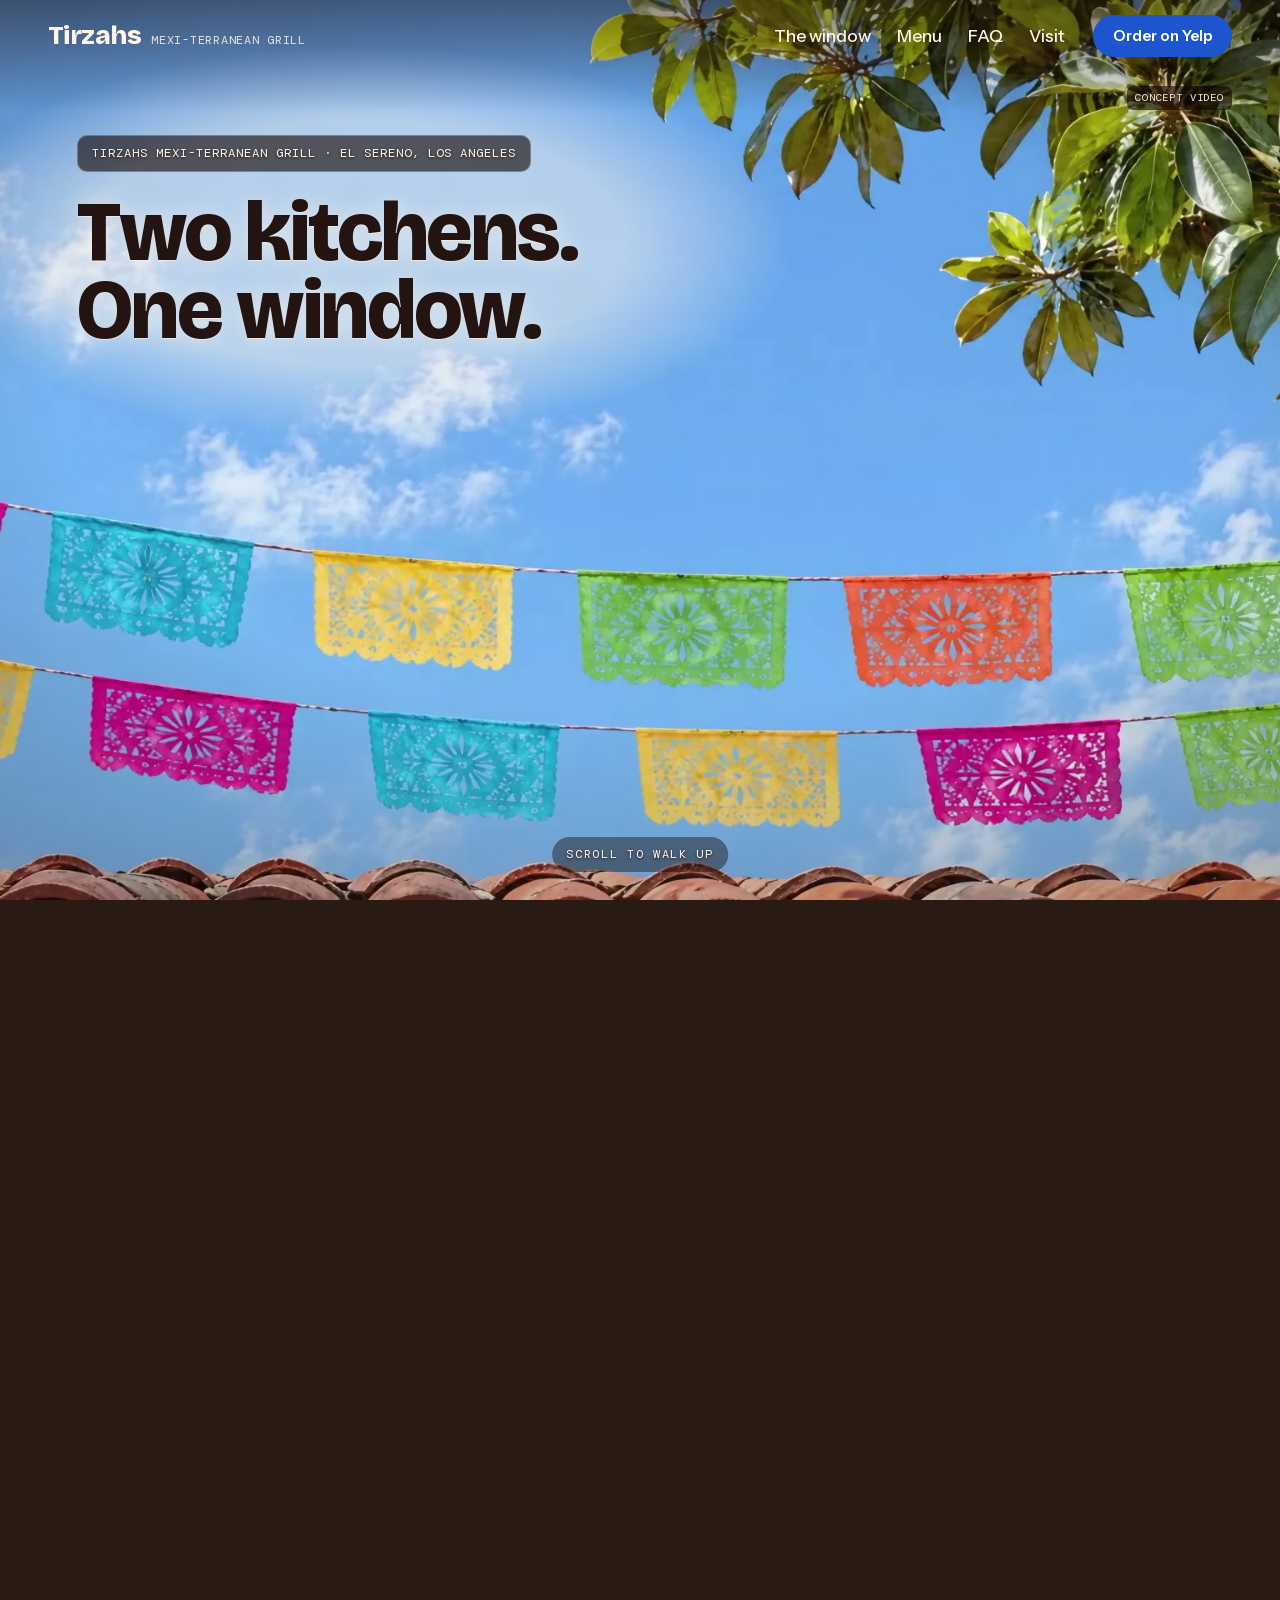
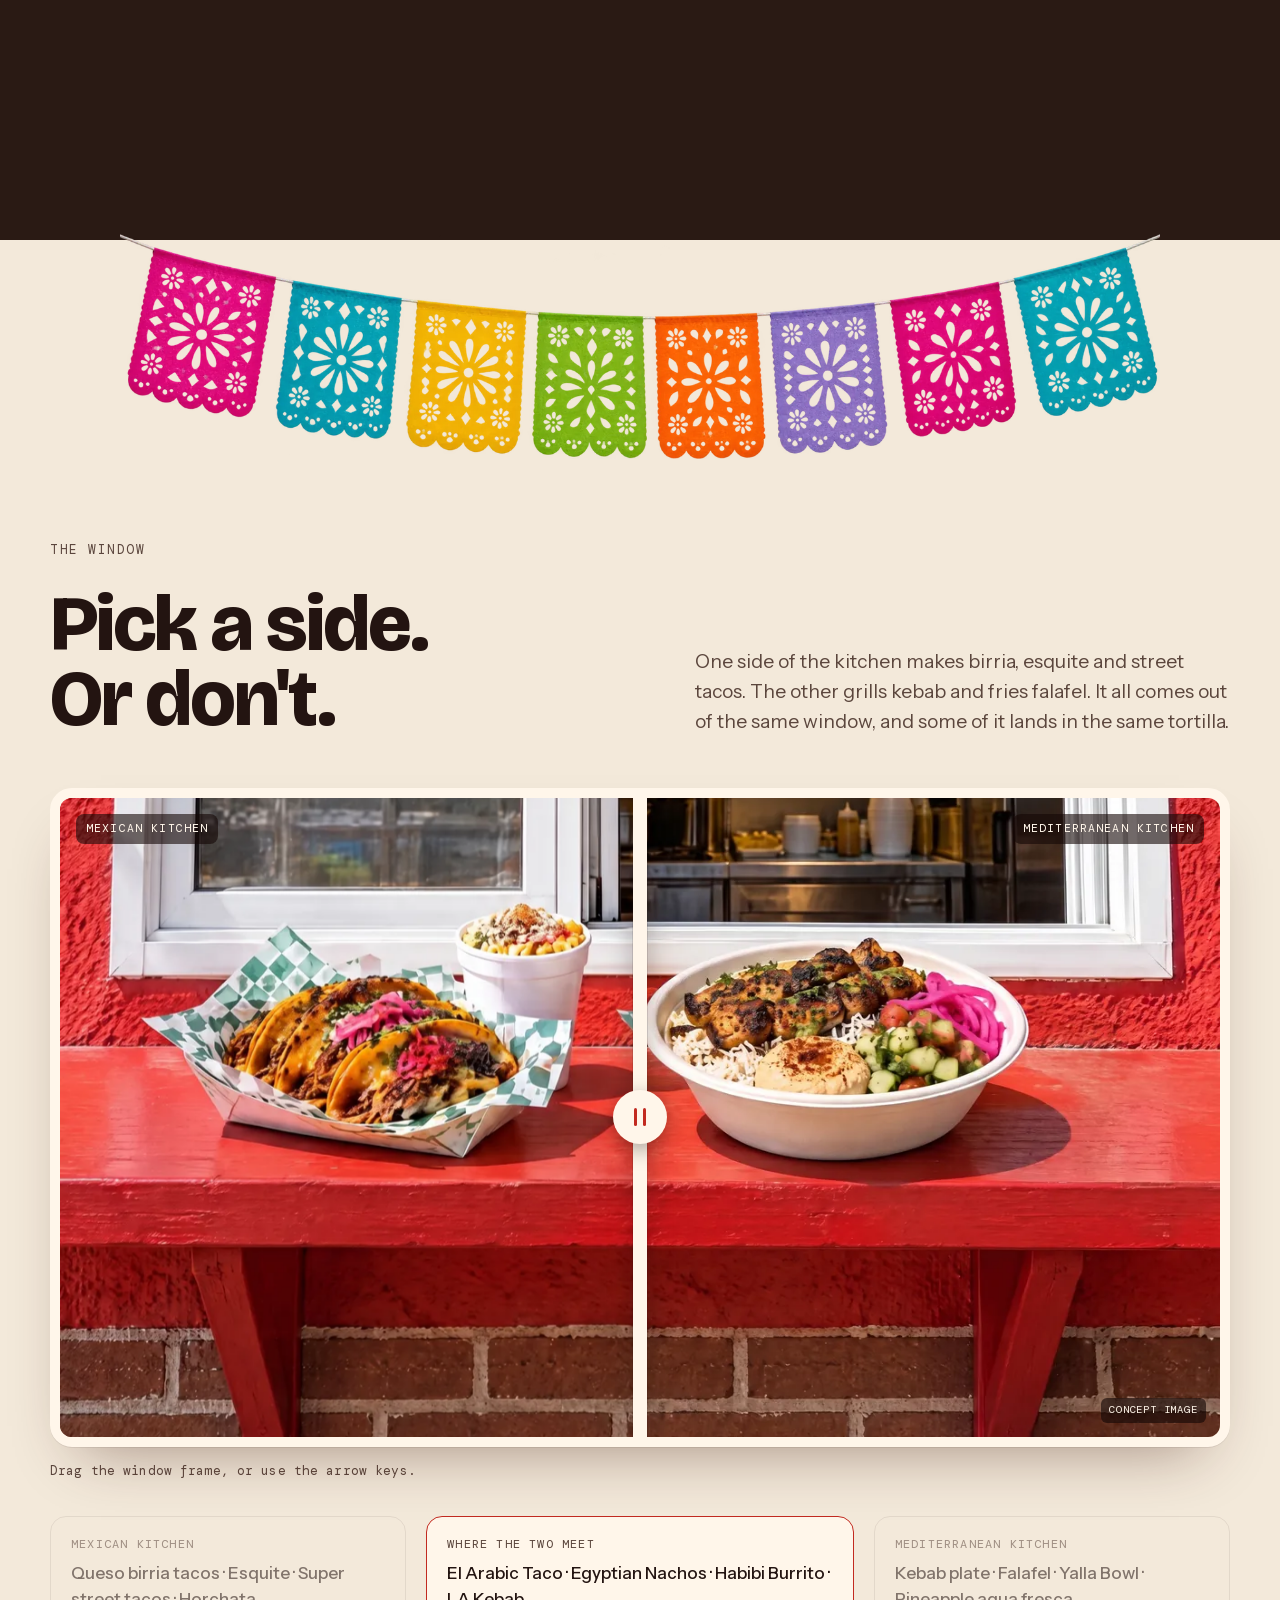
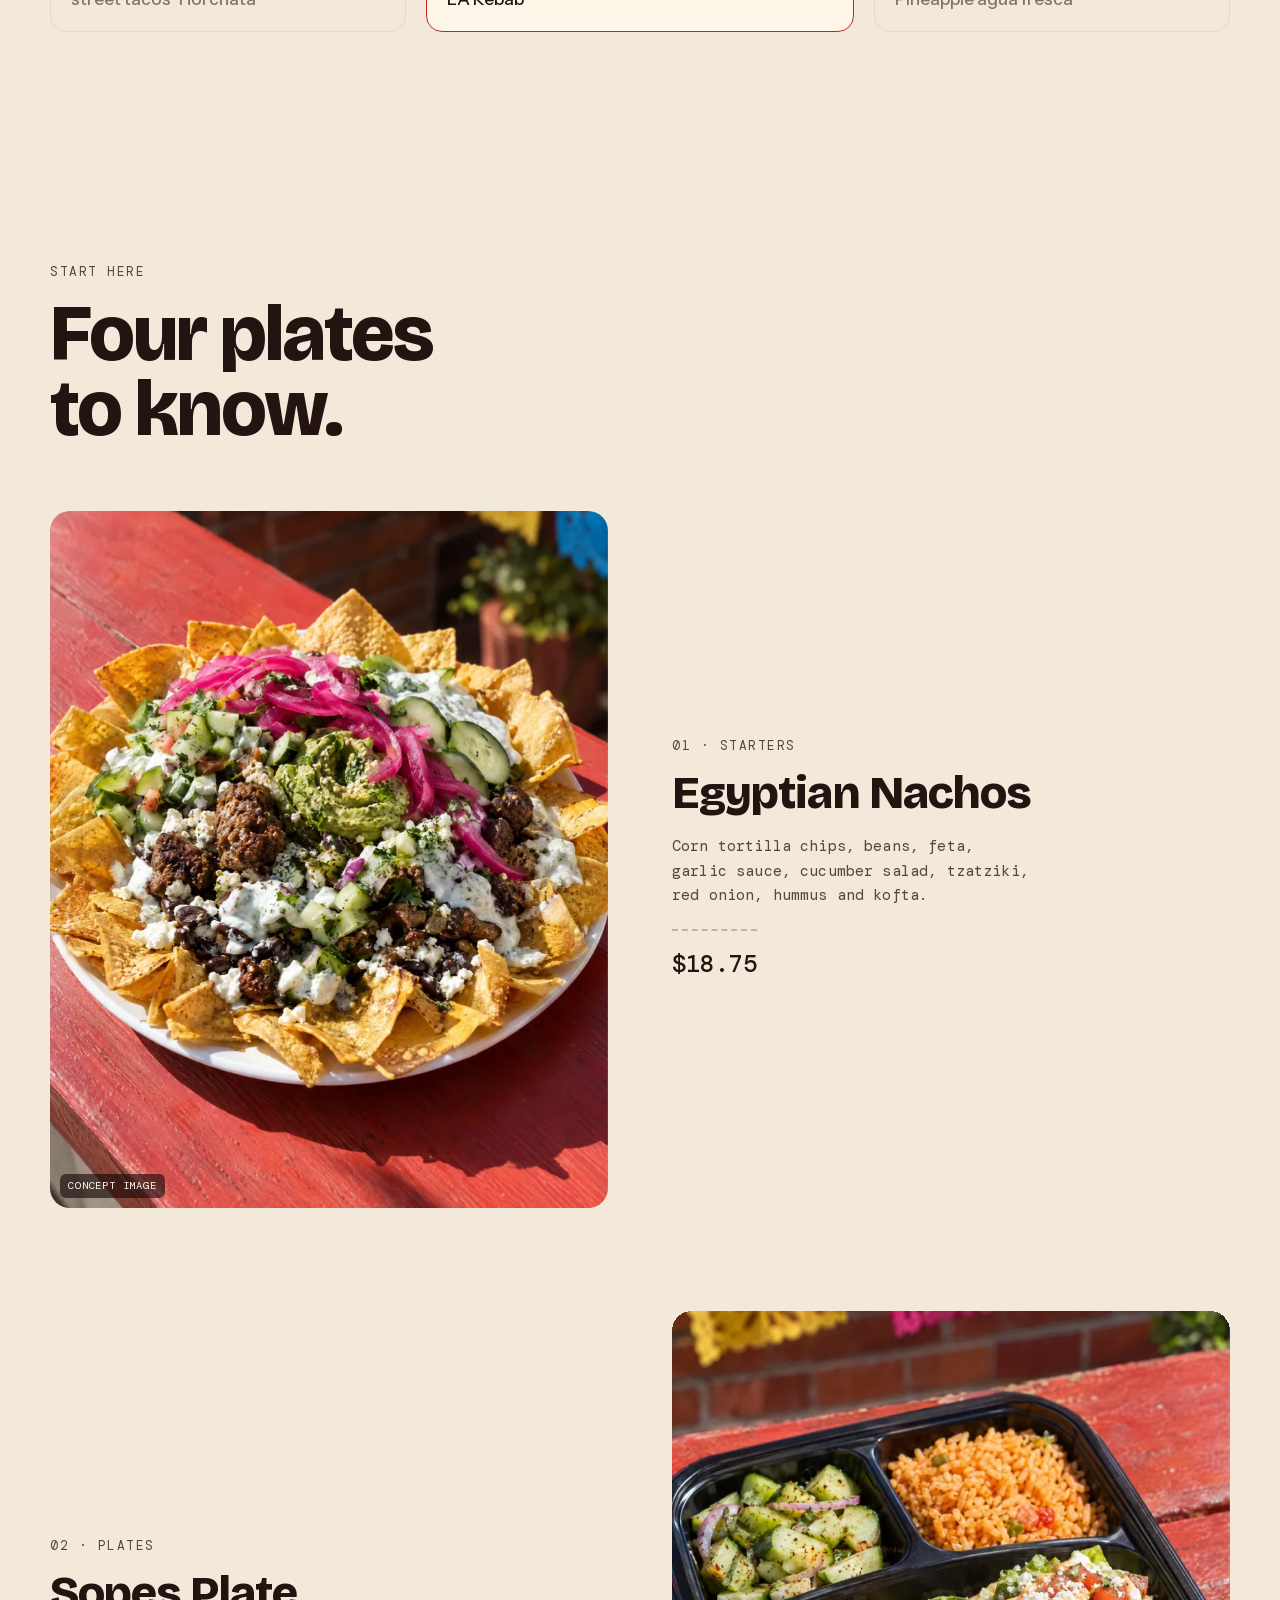
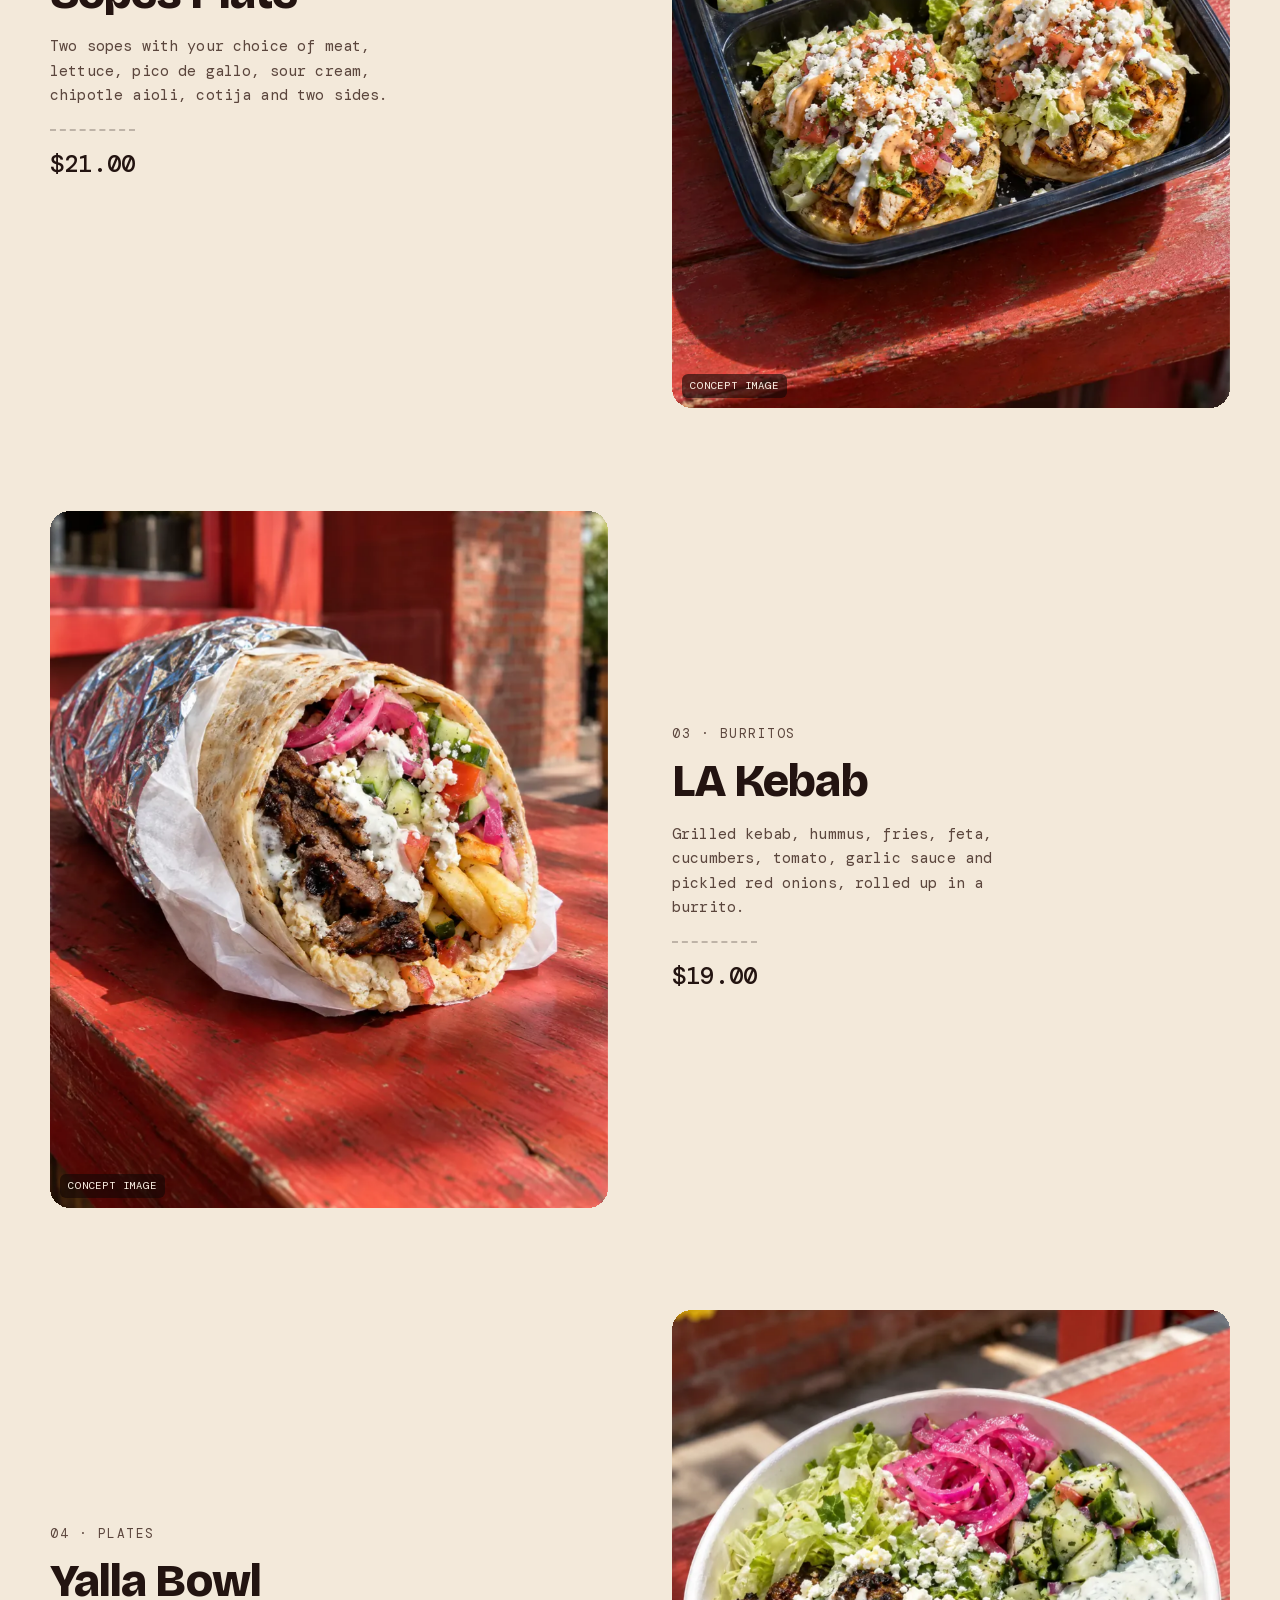
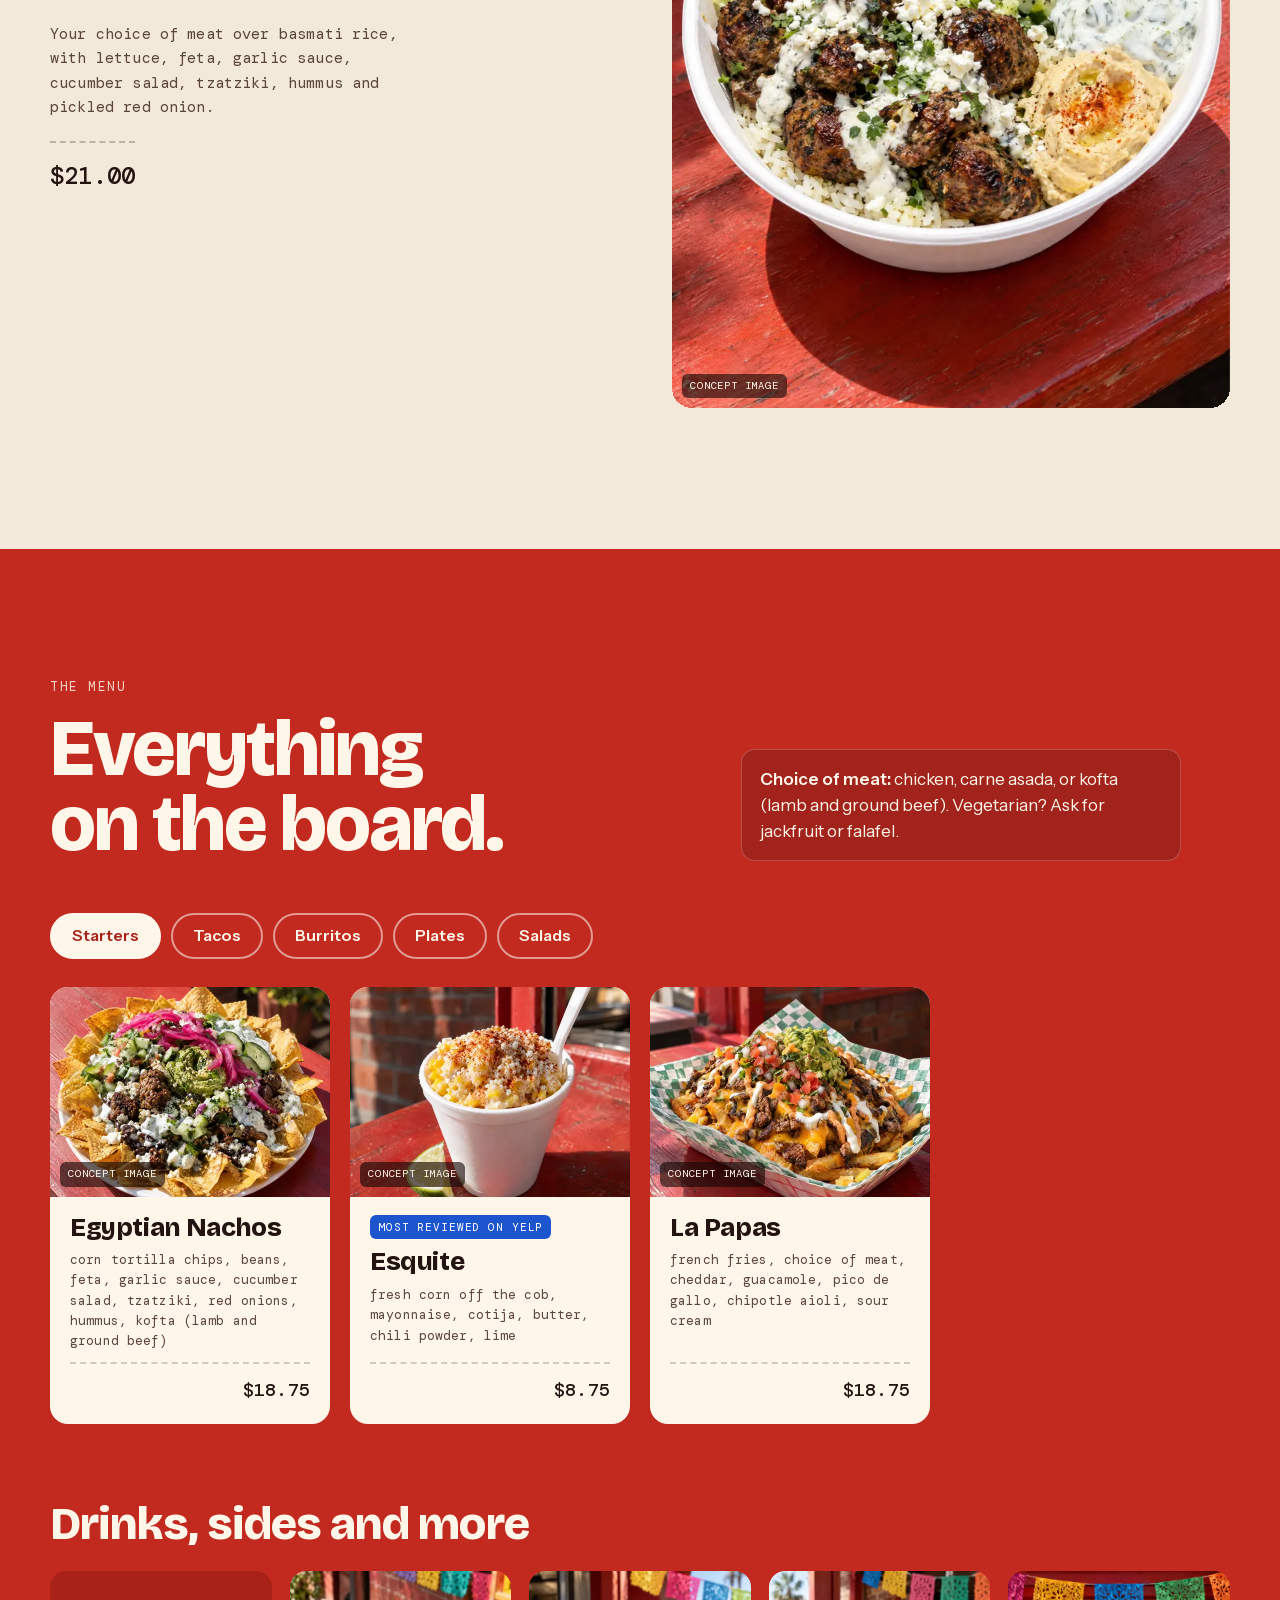
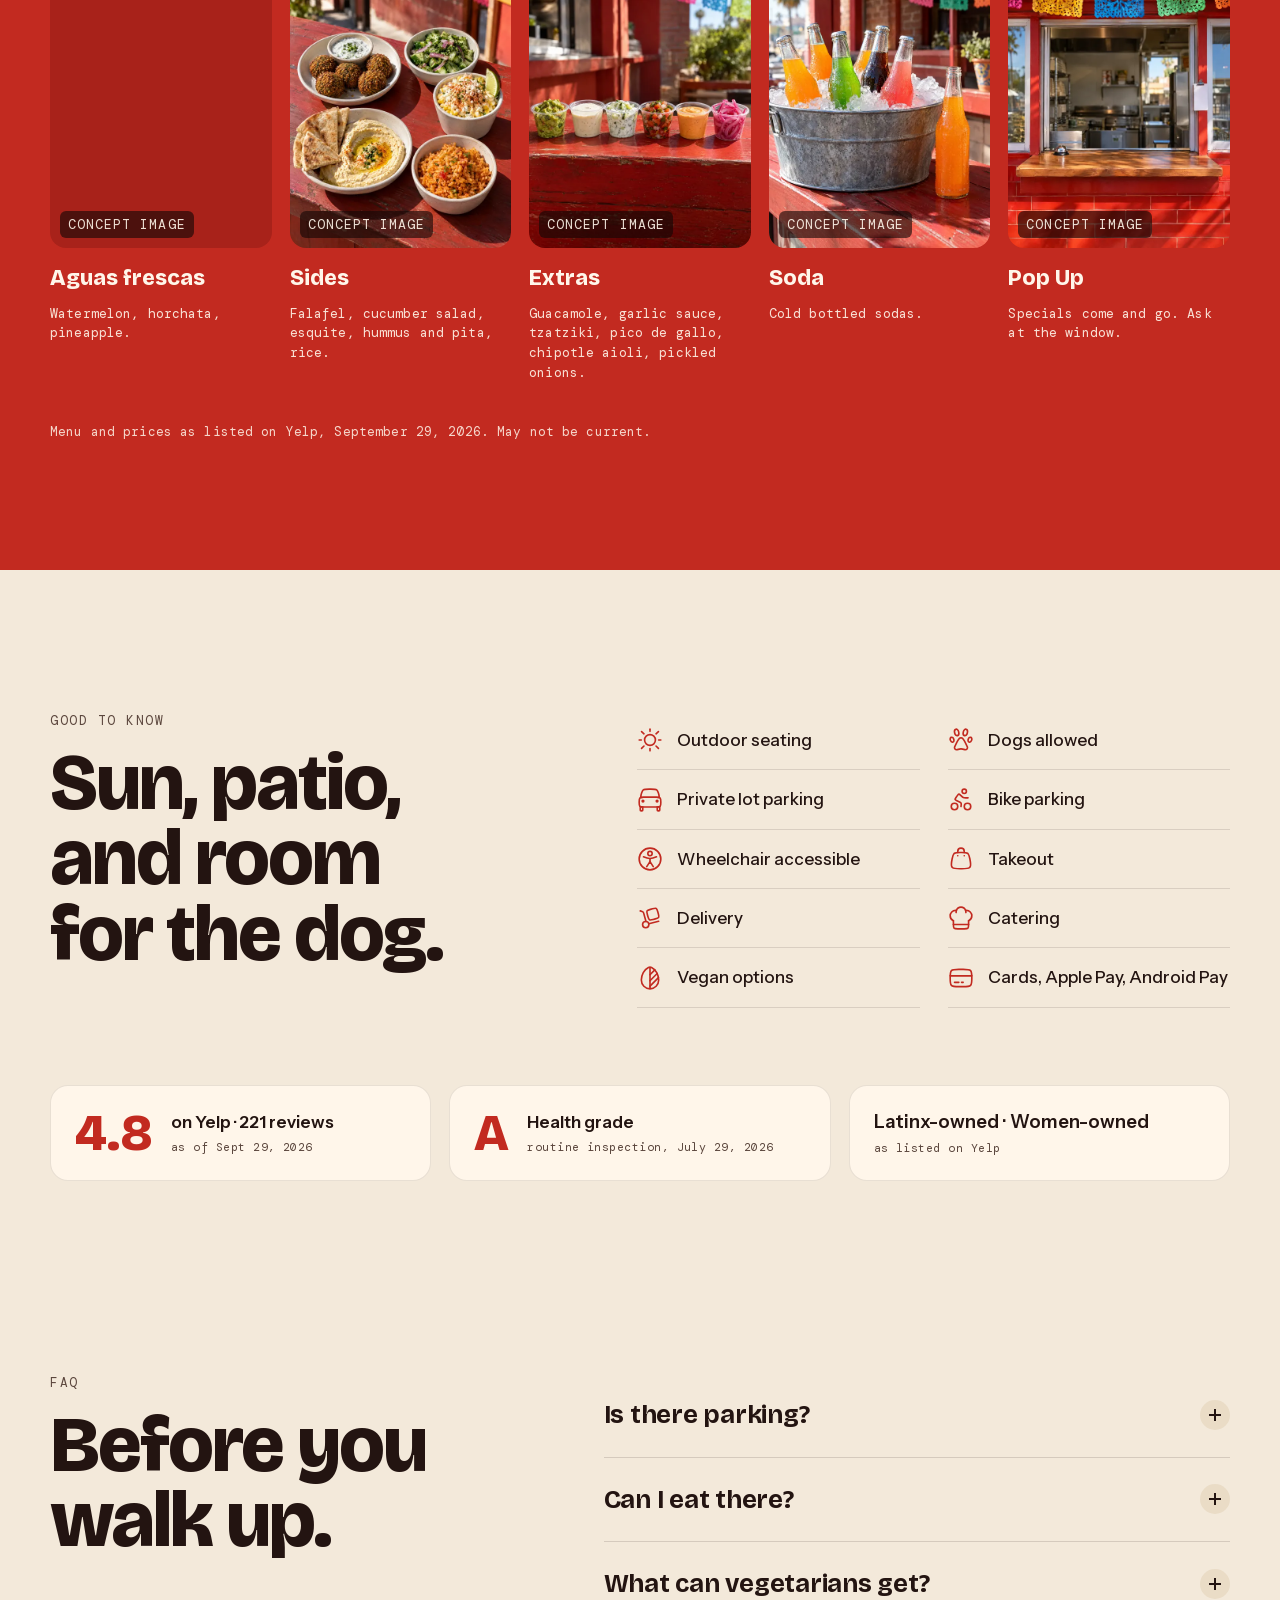
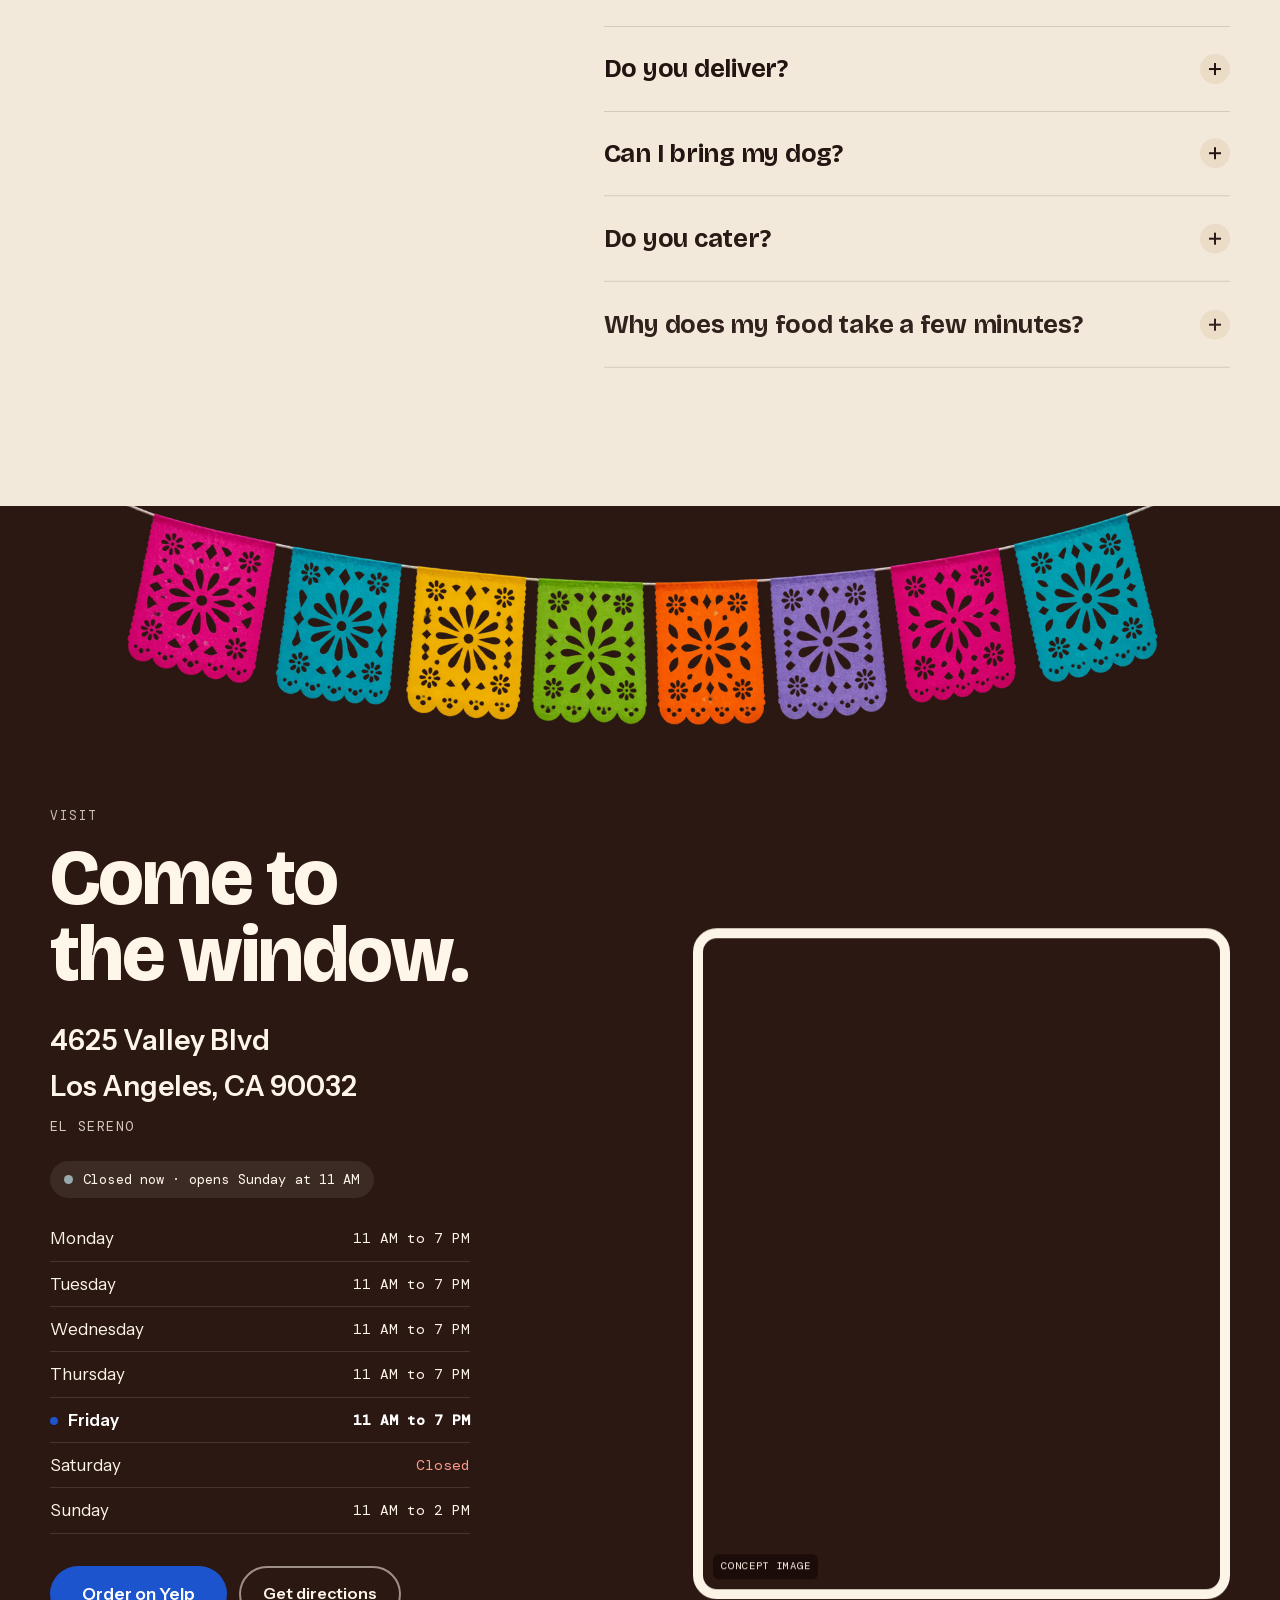
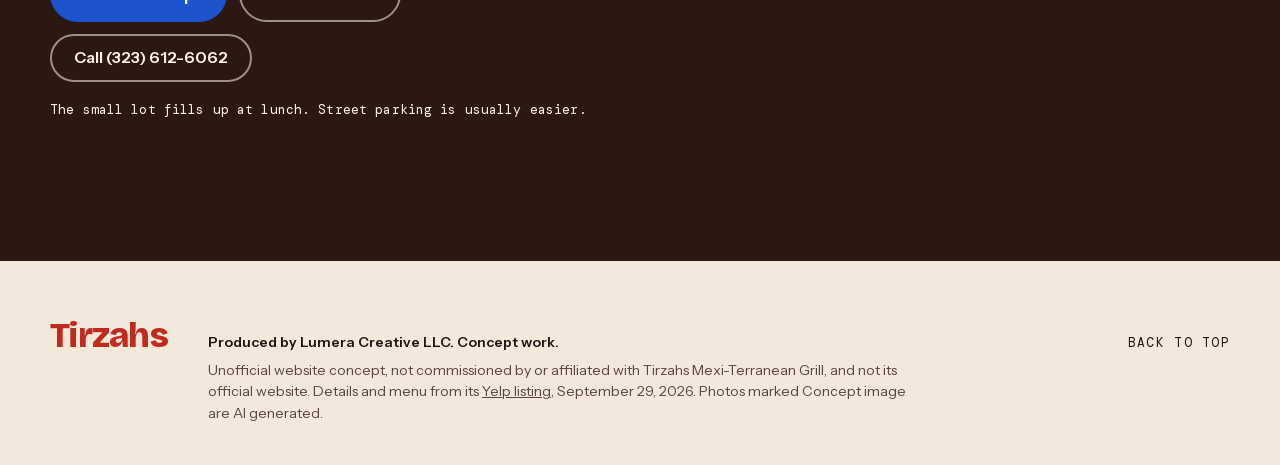
<file: index.html>
<!doctype html>
<html lang="en">
<head>
<meta charset="utf-8">
<meta name="viewport" content="width=device-width, initial-scale=1">
<title>Tirzahs Mexi-Terranean Grill · El Sereno</title>
<meta name="robots" content="noindex, nofollow">
<meta name="description" content="Mexican street food and Mediterranean grill from one walk-up window in El Sereno, Los Angeles. Unofficial website concept.">
<meta property="og:title" content="Tirzahs Mexi-Terranean Grill · Two kitchens. One window.">
<meta property="og:description" content="Mexican street food and Mediterranean grill from one walk-up window in El Sereno, Los Angeles.">
<meta property="og:type" content="website">
<meta property="og:url" content="https://abdusameer.github.io/Tirzahs_Mexi-Med/site/">
<meta property="og:image" content="https://abdusameer.github.io/Tirzahs_Mexi-Med/site/assets/og.jpg">
<meta property="og:image:width" content="1200">
<meta property="og:image:height" content="630">
<meta name="twitter:card" content="summary_large_image">
<link rel="canonical" href="https://abdusameer.github.io/Tirzahs_Mexi-Med/site/">
<meta http-equiv="refresh" content="0; url=site/">
<script>location.replace('site/' + location.hash)</script>
<style>body{margin:0;min-height:100vh;display:grid;place-items:center;background:#F3E9DA;color:#231411;font:500 1.1rem system-ui,sans-serif}a{color:#1D55CF}</style>
</head>
<body>
<p><a href="site/">Open the Tirzahs site</a></p>
</body>
</html>
</file>
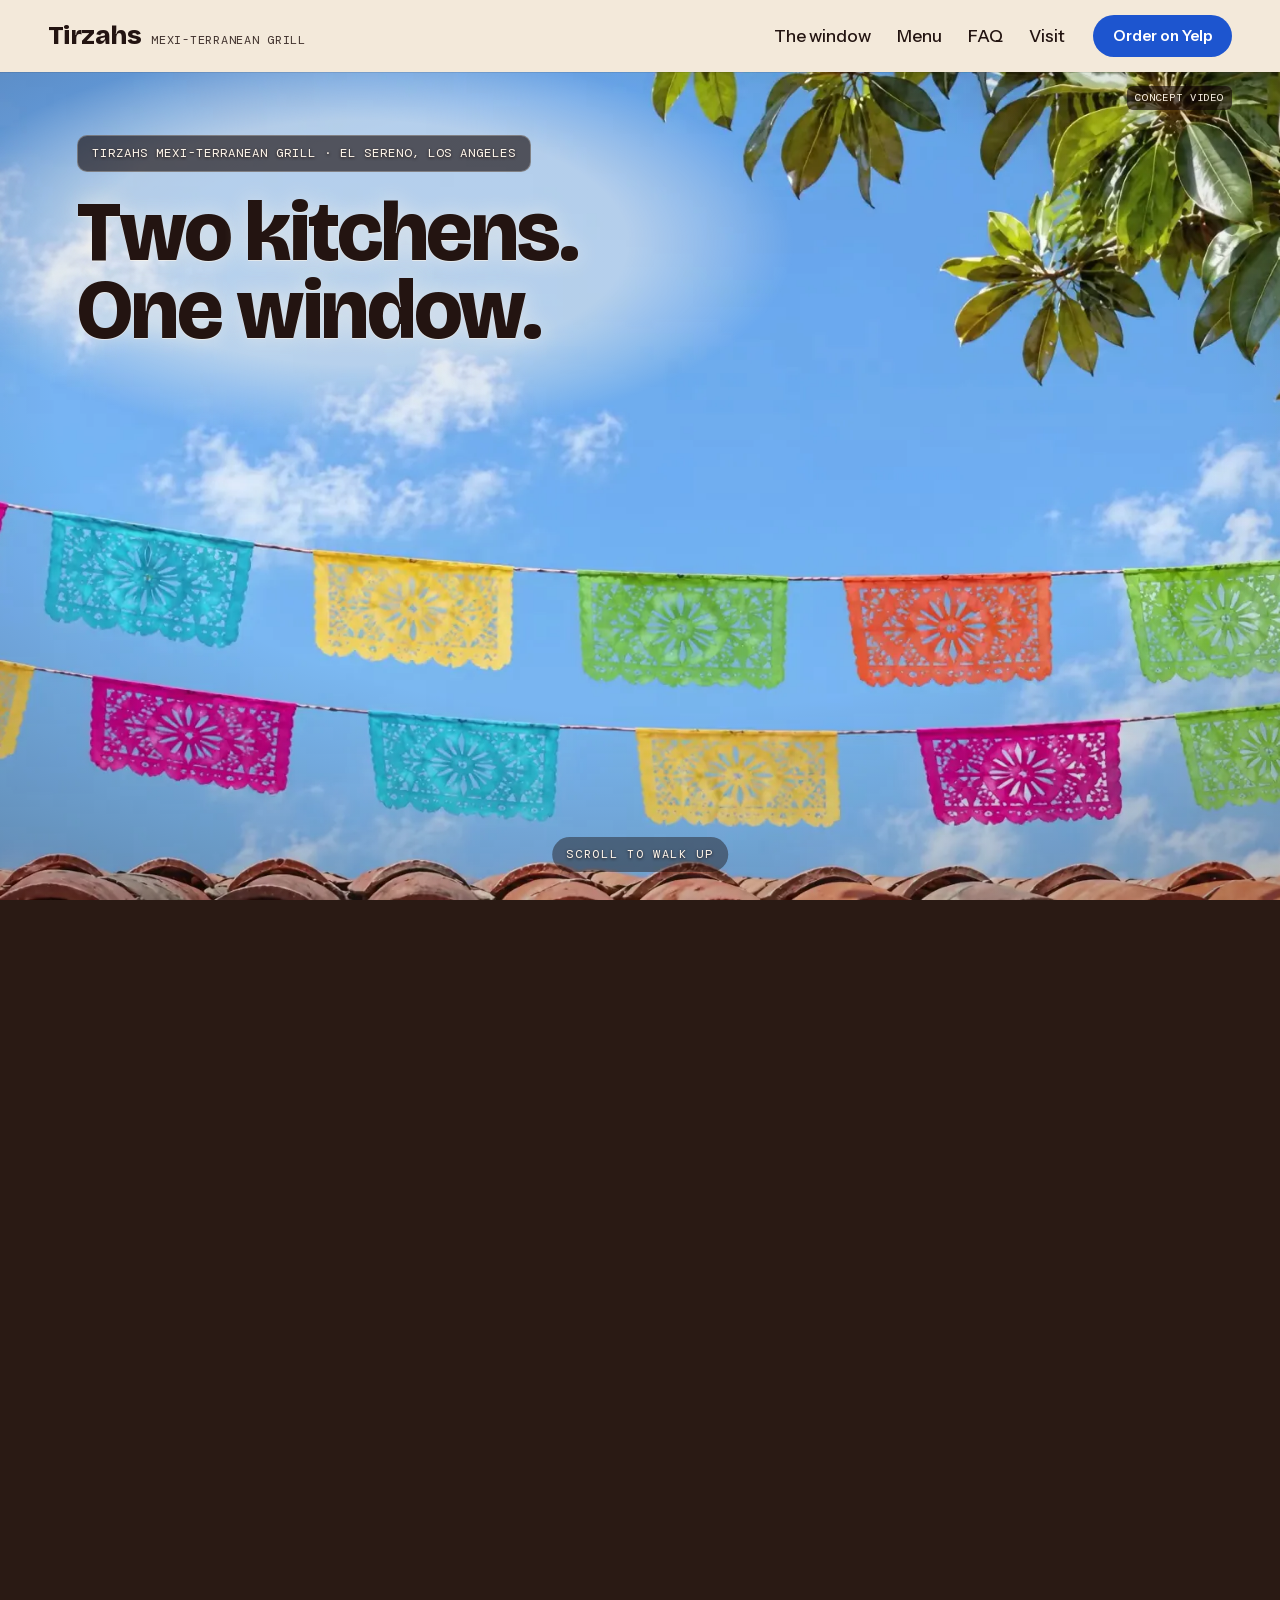
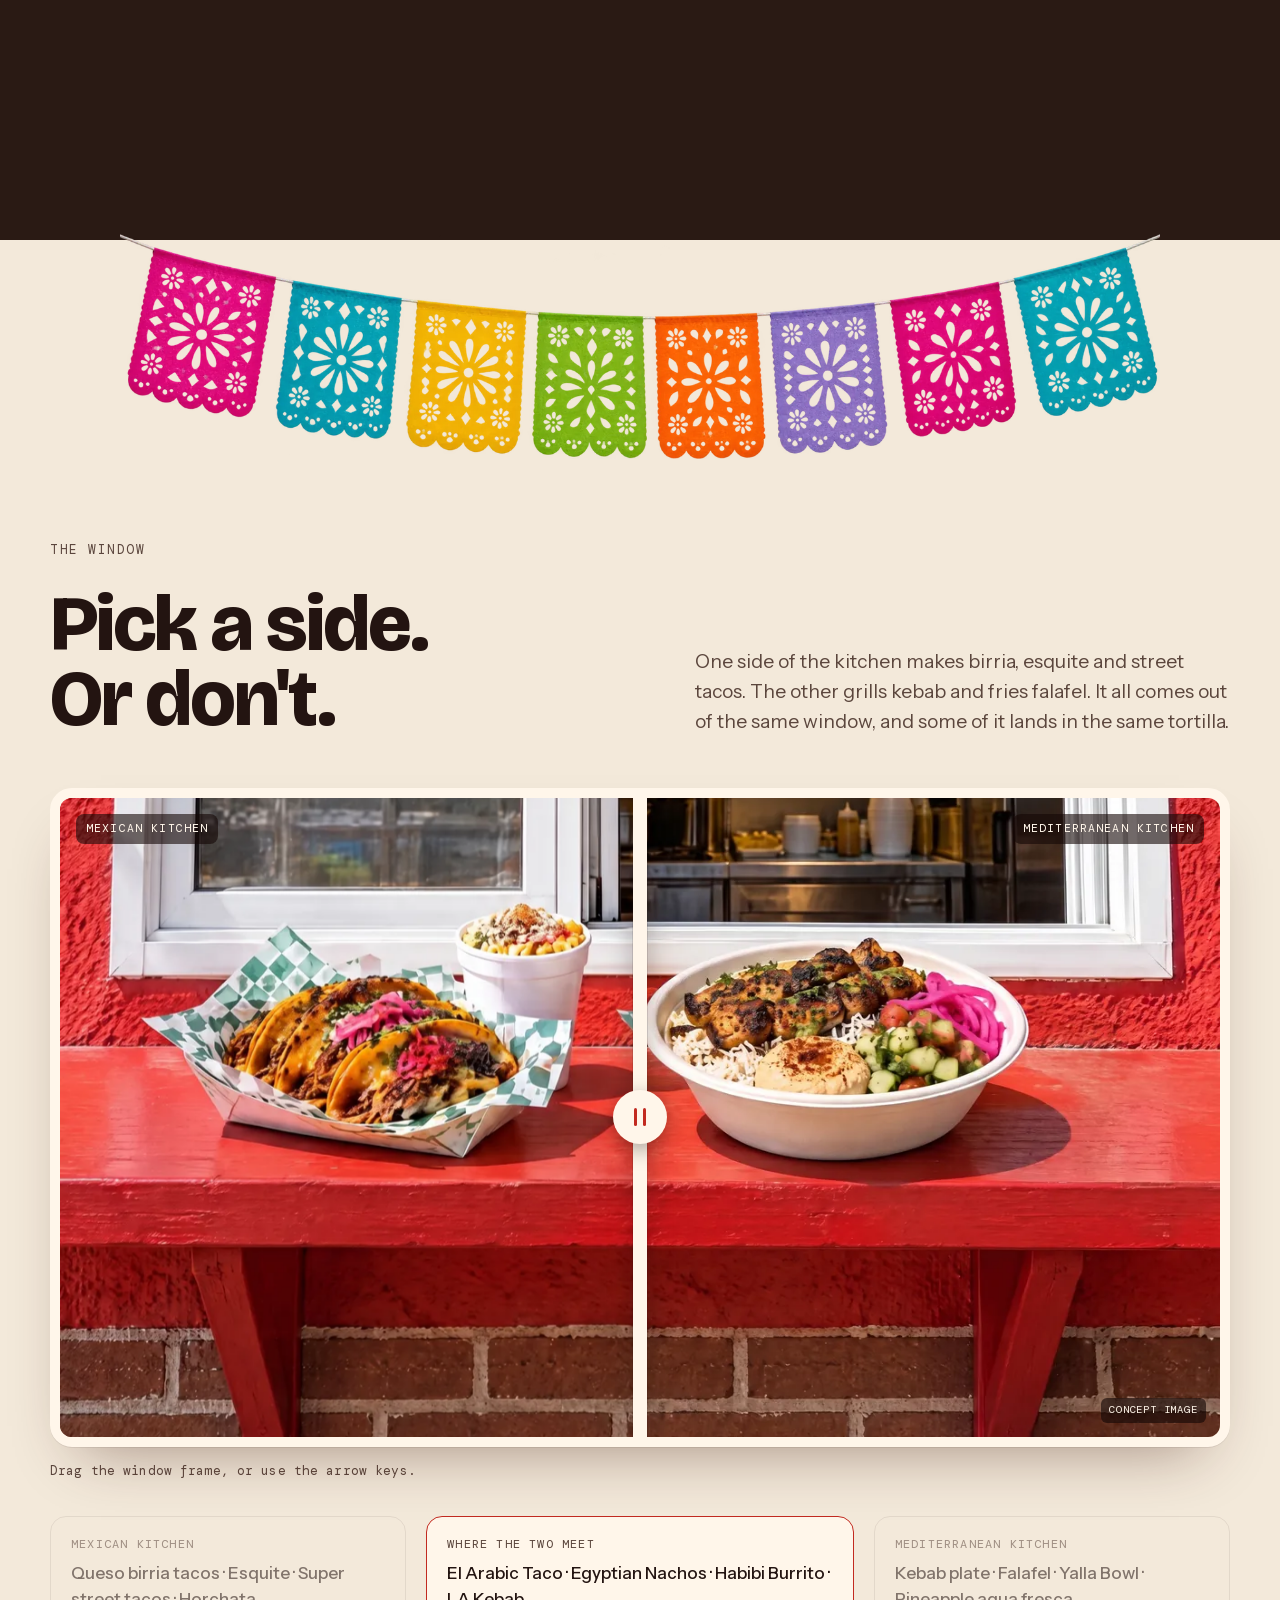
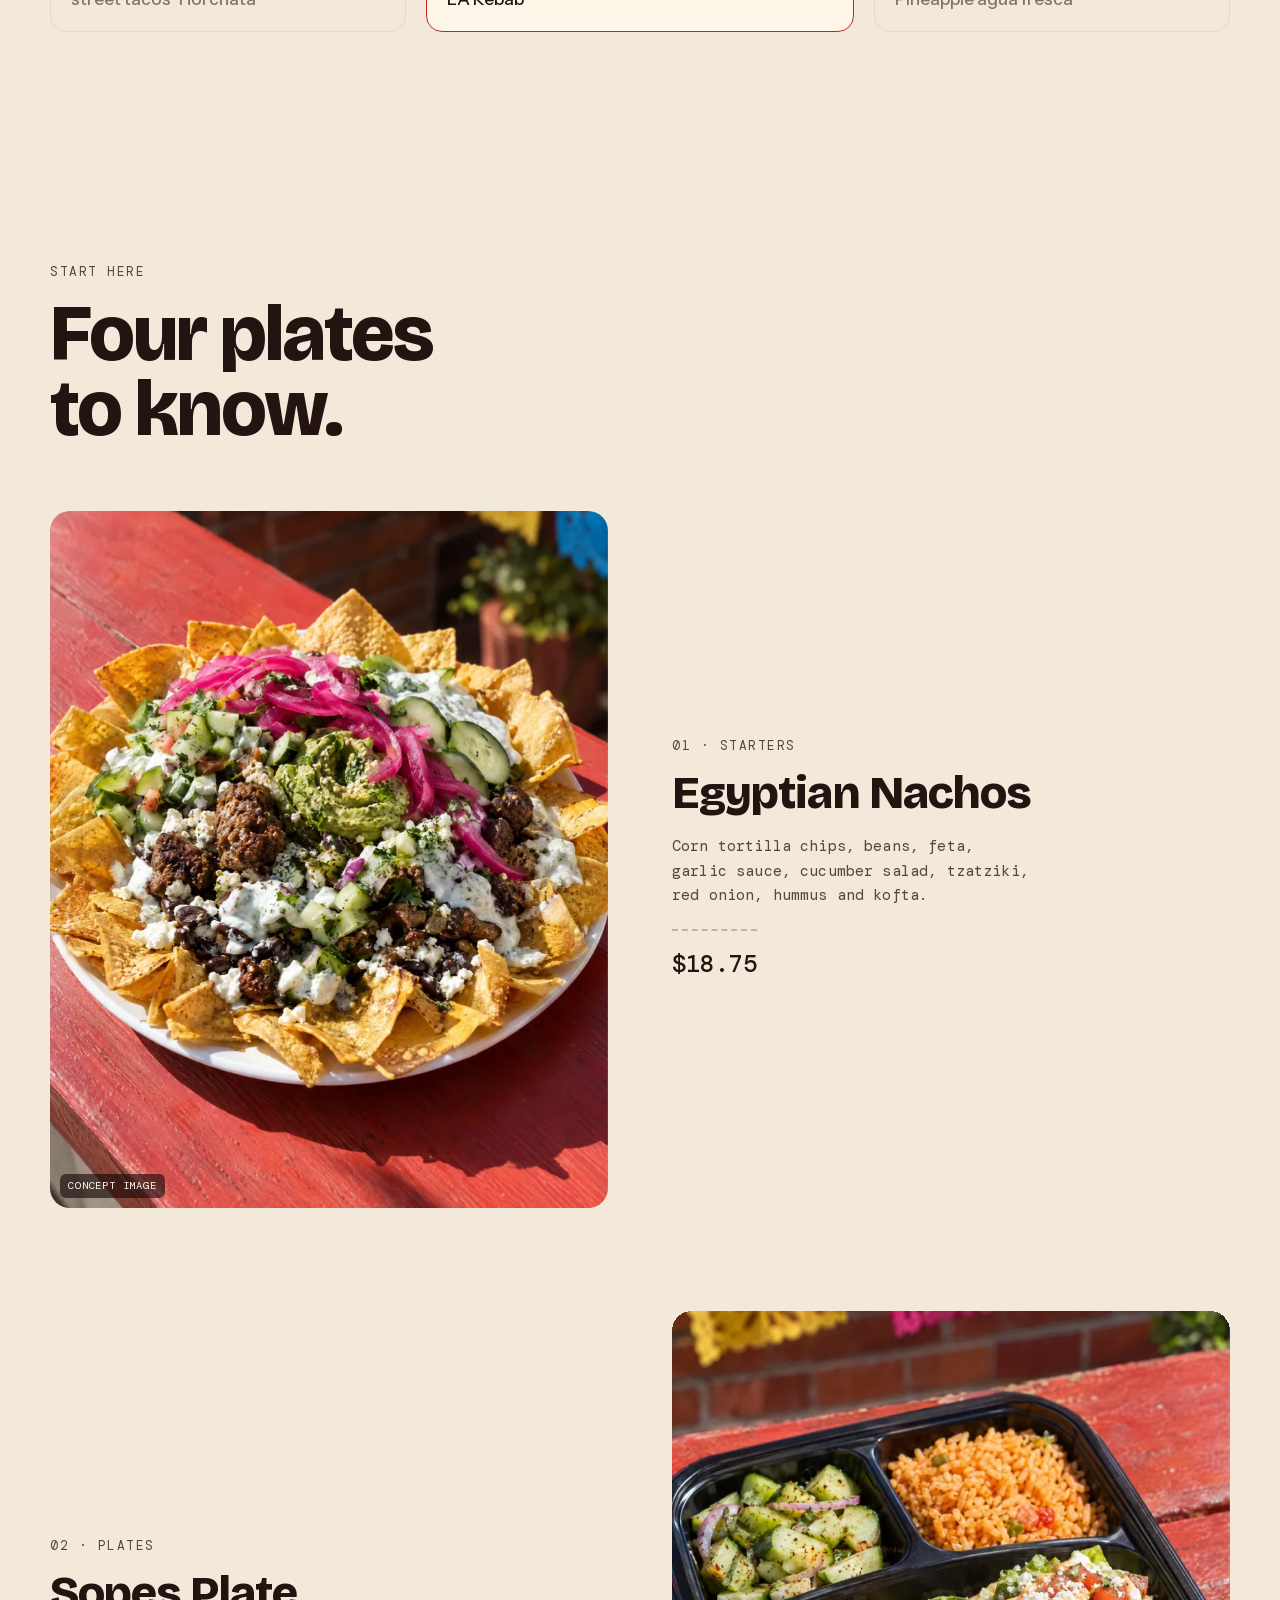
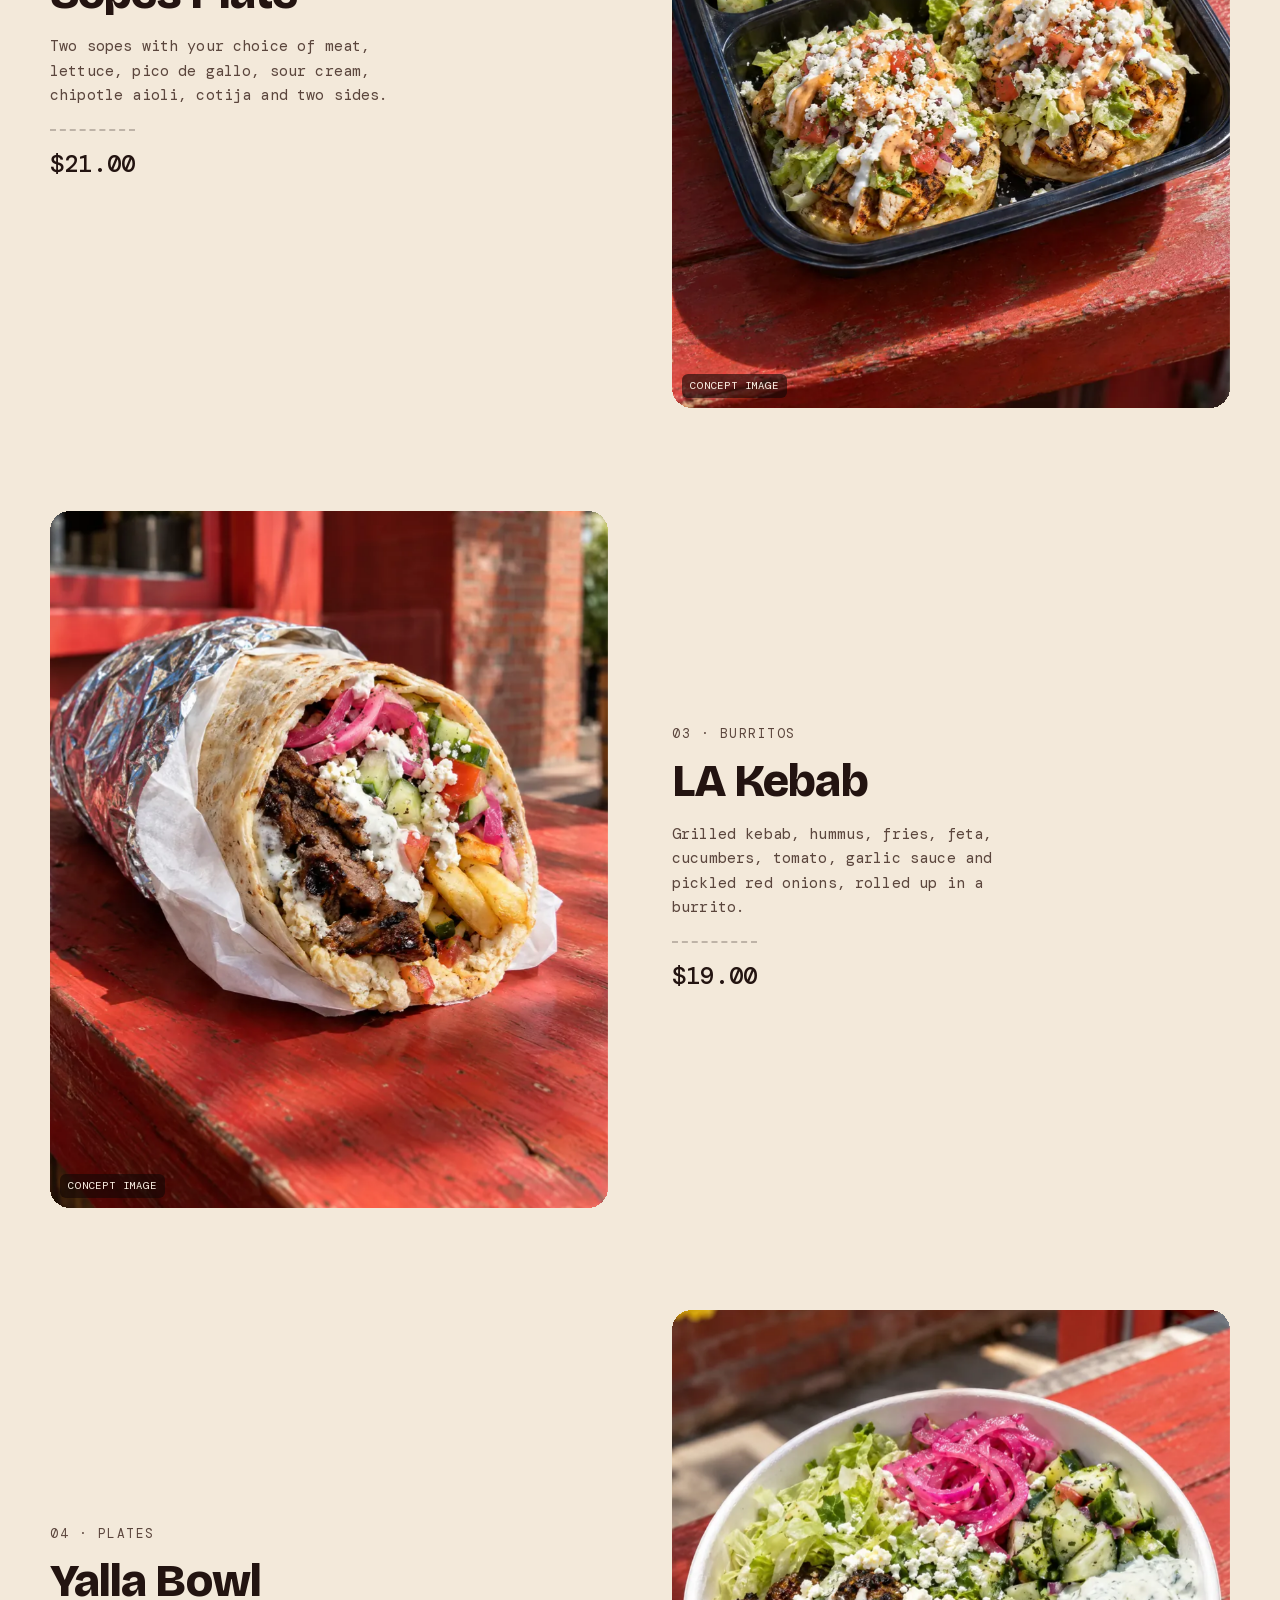
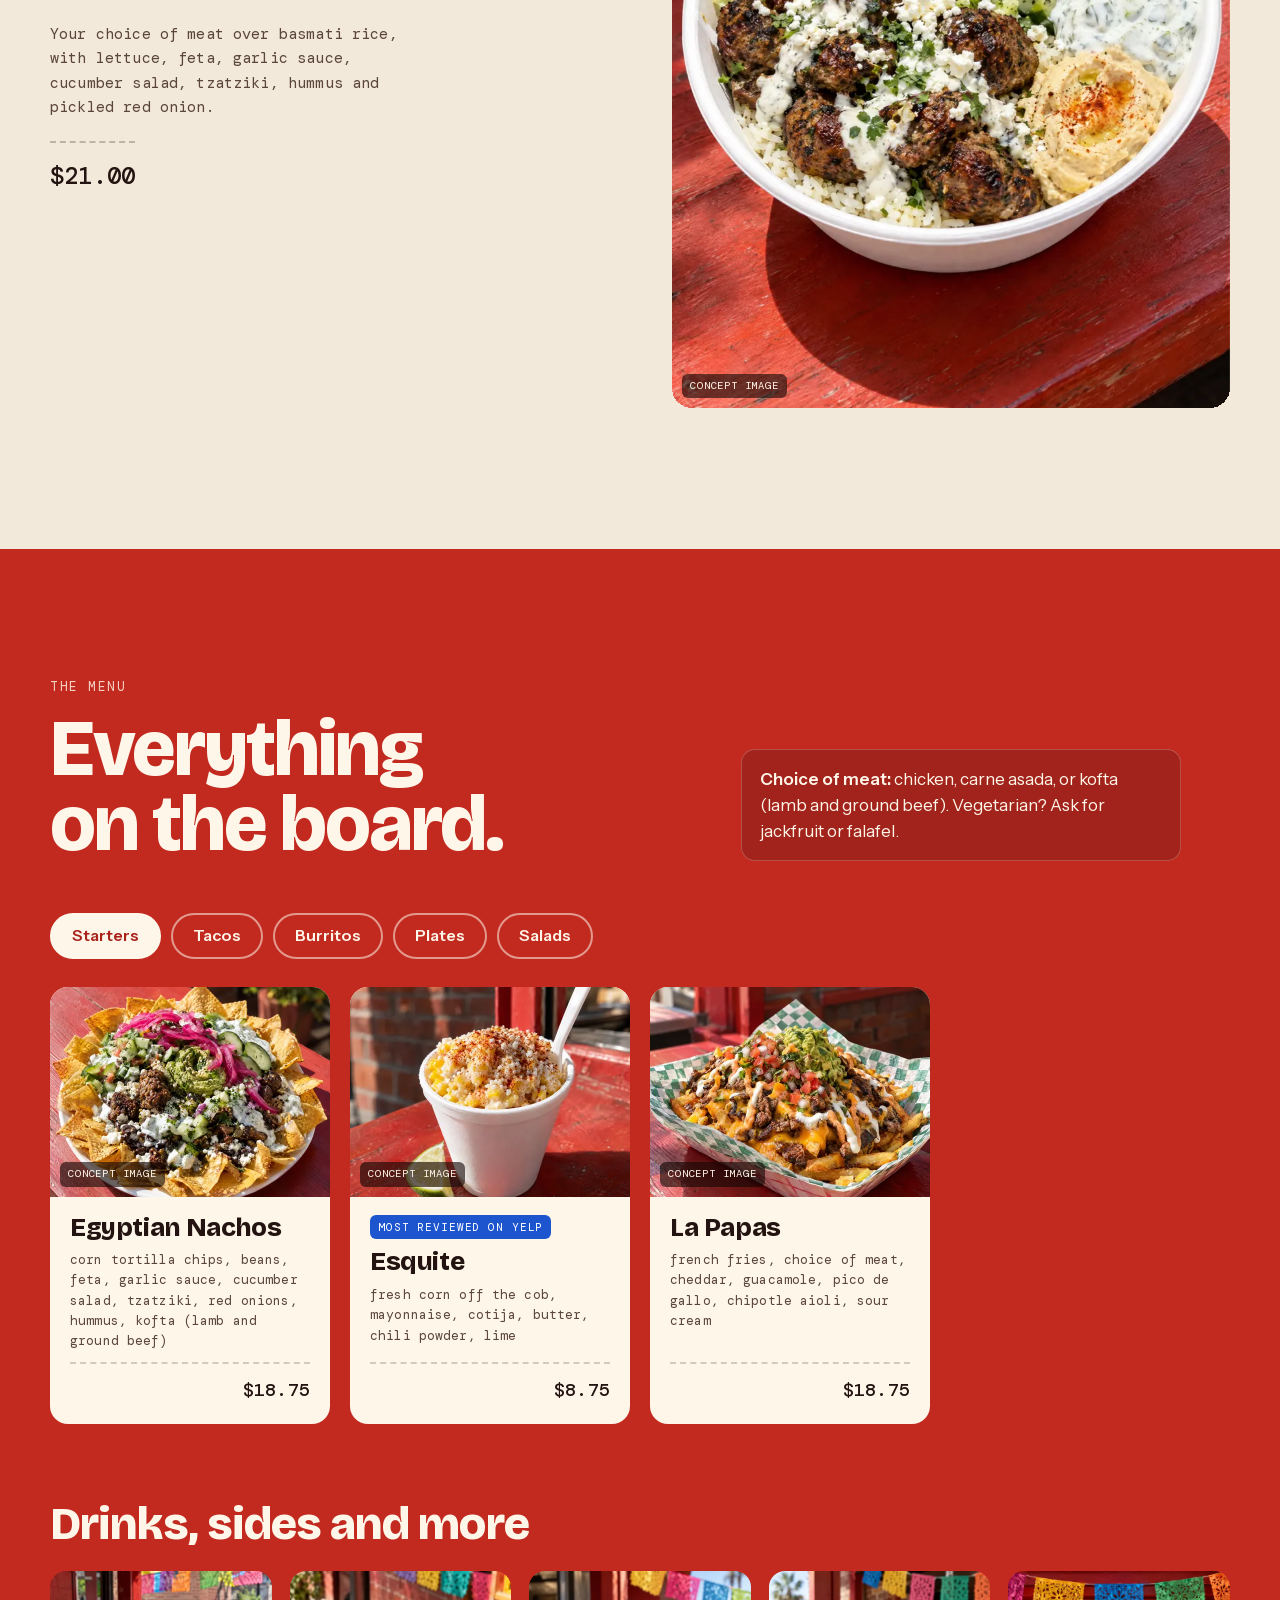
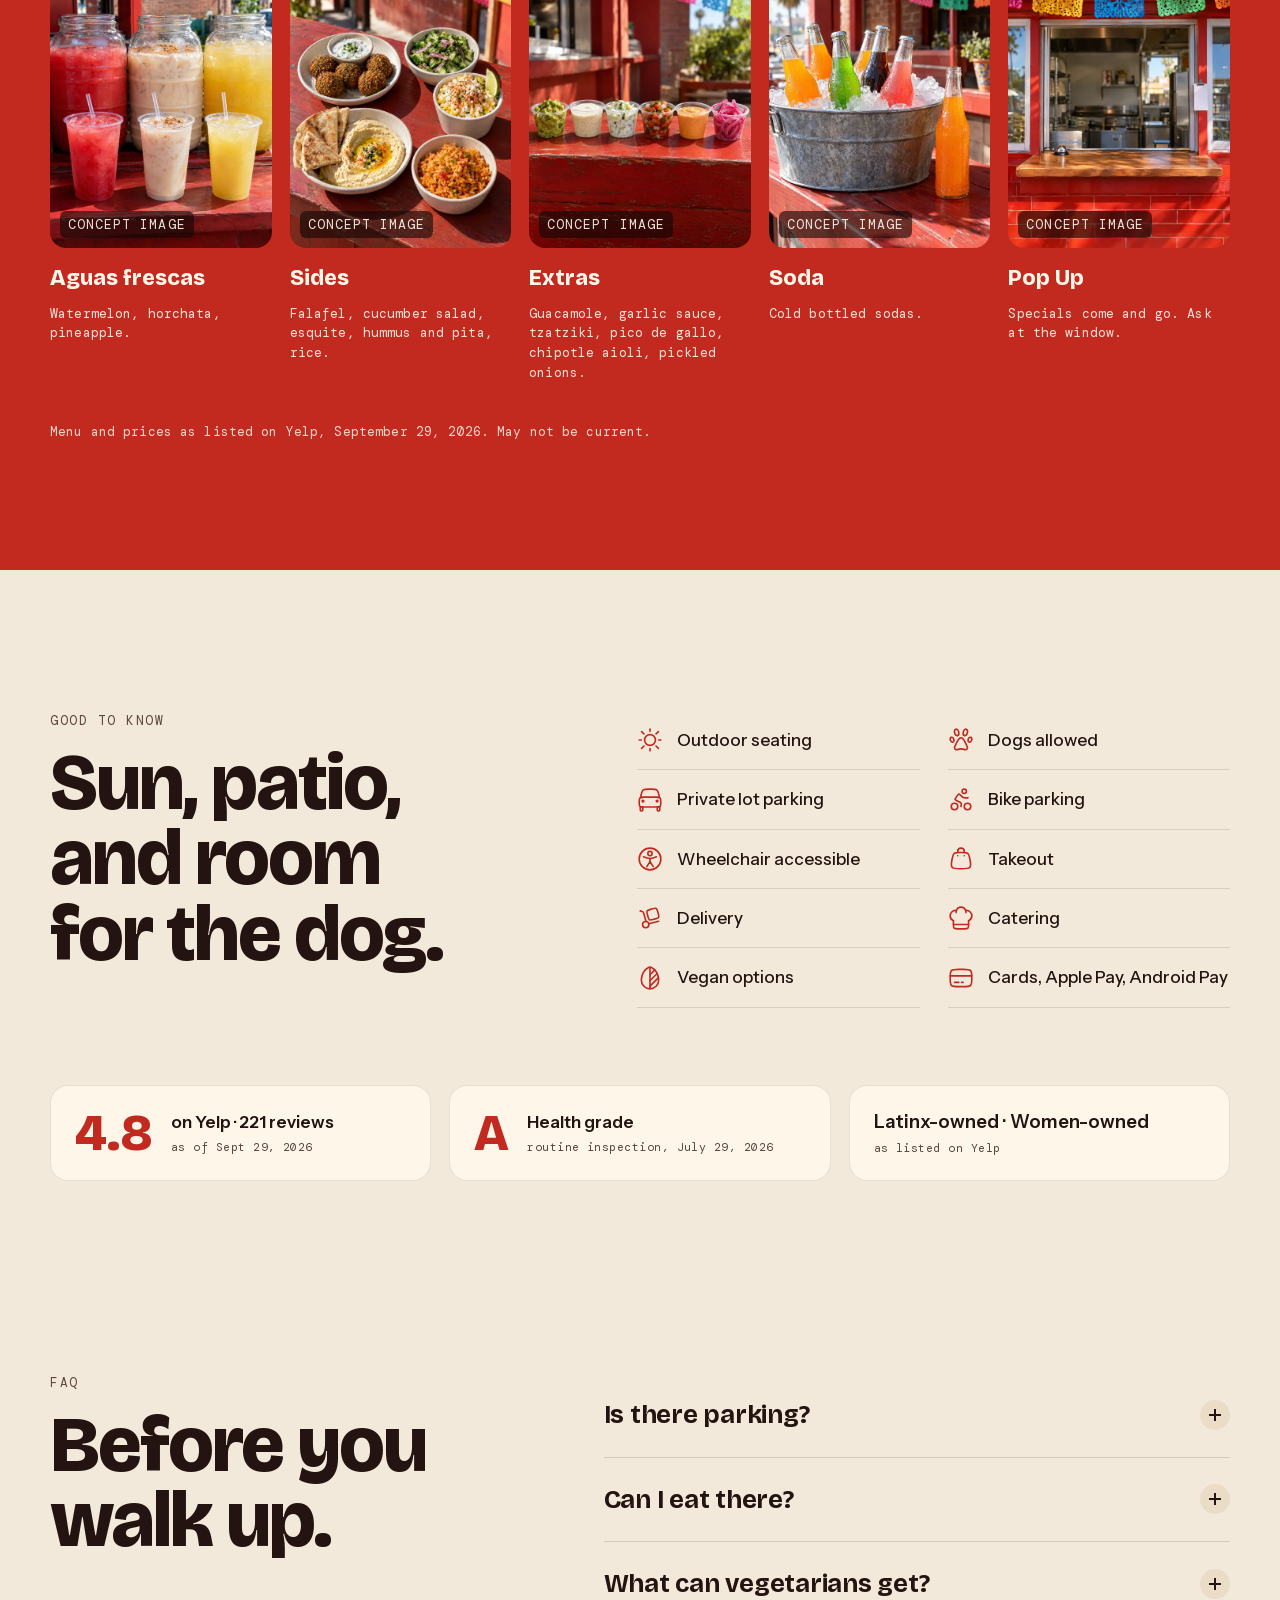
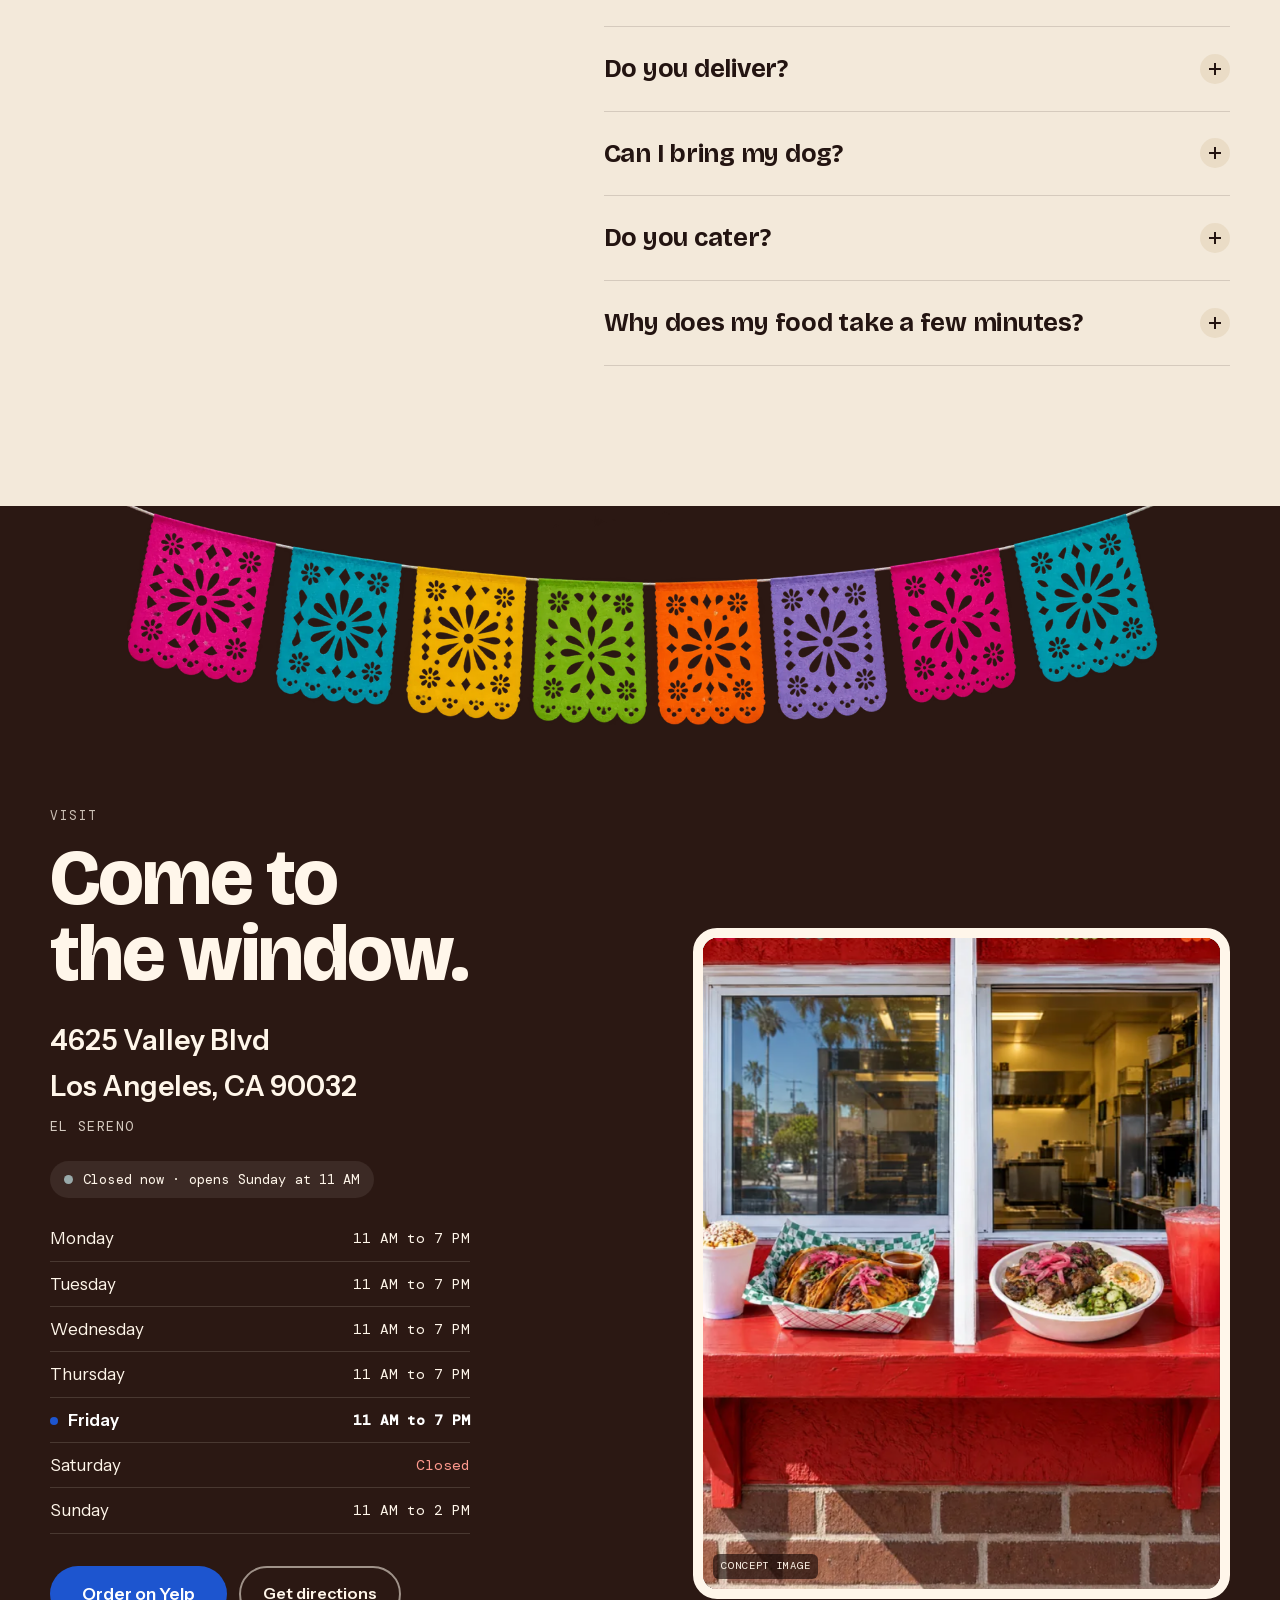
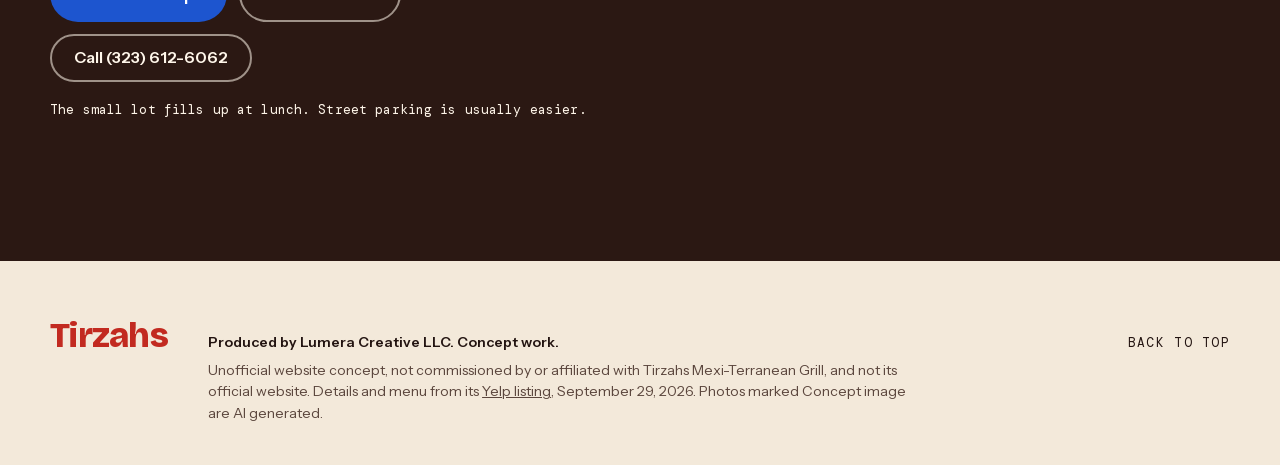
<file: site/index.html>
<!doctype html>
<html lang="en">
<head>
<meta charset="utf-8">
<meta name="viewport" content="width=device-width, initial-scale=1">
<title>Tirzahs Mexi-Terranean Grill · El Sereno</title>
<meta name="description" content="Mexican street food and Mediterranean grill from one walk-up window at 4625 Valley Blvd, El Sereno, Los Angeles. Concept work produced by Lumera Creative LLC. Unofficial website concept.">
<meta name="robots" content="noindex, nofollow">
<meta name="author" content="Lumera Creative LLC">
<meta name="theme-color" content="#C22A20">
<meta property="og:title" content="Tirzahs Mexi-Terranean Grill · Two kitchens. One window.">
<meta property="og:description" content="Mexican street food and Mediterranean grill from one walk-up window in El Sereno, Los Angeles. Concept work by Lumera Creative LLC.">
<meta property="og:type" content="website">
<!-- DEPLOY STEP: og:url and og:image point at the live GitHub Pages address (Pages serves main; the site lives in /site/). Update them if the site moves. -->
<meta property="og:url" content="https://abdusameer.github.io/Tirzahs_Mexi-Med/site/">
<meta property="og:image" content="https://abdusameer.github.io/Tirzahs_Mexi-Med/site/assets/og.jpg">
<meta property="og:image:width" content="1200">
<meta property="og:image:height" content="630">
<meta name="twitter:card" content="summary_large_image">
<link rel="icon" href="data:image/svg+xml,%3Csvg xmlns='http://www.w3.org/2000/svg' viewBox='0 0 64 64'%3E%3Crect width='64' height='64' rx='14' fill='%23C22A20'/%3E%3Crect x='30' y='12' width='4' height='40' fill='%23F3E9DA'/%3E%3Cpath d='M16 18h32v6H16z' fill='%23F3E9DA'/%3E%3C/svg%3E">
<!-- everything is served from this origin. Only the stylesheet sits on the first-paint path: fonts swap in,
     the hero's first frame is declared in CSS, and the preview video waits for that frame -->
<link rel="stylesheet" href="assets/css/site.css">
<script>document.documentElement.classList.add('js')</script>
<!--
  Produced by Lumera Creative LLC as a concept work; not commissioned by or affiliated with the business.
  Asset provenance: every photo in assets/img is generated with Higgsfield (GPT Image 2.5 and Nano Banana Pro)
  and the hero video with Seedance 2.0. Prompts and job ids: ../photos/generated/PROVENANCE.md and assets/PROVENANCE.txt.
  Business facts: Tirzahs' Yelp listing, read 2026-09-29. Icons: Solar (Iconify). Fonts: Google Fonts (SIL OFL), self-hosted.
  Libraries: GSAP + ScrollTrigger, Lenis, self-hosted in assets/vendor.
-->
</head>
<body>
<a class="skip" href="#main">Skip to content</a>

<div class="env" aria-hidden="true"><div class="env-glow"></div><div class="env-grain"></div></div>

<header class="nav" data-nav>
  <a class="wordmark" href="#top" aria-label="Tirzahs Mexi-Terranean Grill, back to top">
    <span class="wm-name">Tirzahs</span><span class="wm-sub">Mexi-Terranean Grill</span>
  </a>
  <nav class="nav-links" aria-label="Main">
    <a href="#kitchens">The window</a>
    <a href="#menu">Menu</a>
    <a href="#faq">FAQ</a>
    <a href="#visit">Visit</a>
  </nav>
  <a class="btn btn-accent nav-cta" href="https://www.yelp.com/biz/tirzahs-mexi-terranean-grill-los-angeles" target="_blank" rel="noopener">Order on Yelp</a>
  <button class="nav-toggle" type="button" aria-expanded="false" aria-controls="sheet" data-sheet-open>
    <span class="sr-only">Open menu</span>
    <span class="bars" aria-hidden="true"><span></span><span></span></span>
  </button>
</header>

<div class="sheet" id="sheet" role="dialog" aria-modal="true" aria-label="Site menu" hidden data-sheet>
  <button class="sheet-close" type="button" data-sheet-close><span class="sr-only">Close menu</span><span aria-hidden="true">Close</span></button>
  <nav aria-label="Mobile">
    <a href="#kitchens" data-sheet-link>The window</a>
    <a href="#menu" data-sheet-link>Menu</a>
    <a href="#faq" data-sheet-link>FAQ</a>
    <a href="#visit" data-sheet-link>Visit</a>
  </nav>
  <a class="btn btn-accent" href="https://www.yelp.com/biz/tirzahs-mexi-terranean-grill-los-angeles" target="_blank" rel="noopener">Order on Yelp</a>
  <p class="sheet-meta mono"><span>4625 Valley Blvd</span> · <span>El Sereno</span> · <a href="tel:+13236126062">(323) 612-6062</a></p>
</div>

<main id="main" tabindex="-1">

  <!-- HERO: scroll-scrubbed descent from the papel picado to the counter -->
  <section class="hero" id="top" aria-label="Tirzahs Mexi-Terranean Grill">

    <div class="hero-scrub" data-hero>
      <div class="stage" data-stage>
        <div class="poster" data-poster></div>
        <video class="hero-video" data-video muted playsinline preload="none" aria-hidden="true" tabindex="-1"></video>
        <div class="scrim" aria-hidden="true"></div>

        <div class="band b1" data-band data-a="0" data-b="0.22">
          <p class="kicker chip mono">Tirzahs Mexi-Terranean Grill · El Sereno, Los Angeles</p>
          <h1 class="band-title" data-split="drift">Two kitchens. One window.</h1>
        </div>

        <div class="band b2" data-band data-a="0.78" data-b="1" data-ramp="0.06" data-spread="0.5">
          <p class="band-title" data-split="flutter">Birria and falafel. Esquite and hummus.</p>
        </div>


        <div class="band b4" data-band data-a="0.78" data-b="1" data-ramp="0.06">
          <p class="band-title" data-split="rise">Walk up. Order at the window.</p>
          <p class="band-line settle-line">Take it to go, or eat on the patio in the sun. 4625&nbsp;Valley&nbsp;Blvd.</p>
          <div class="settle-ctas" data-settle-ctas>
            <a class="btn btn-accent" href="https://www.yelp.com/biz/tirzahs-mexi-terranean-grill-los-angeles" target="_blank" rel="noopener">Order on Yelp</a>
            <a class="btn btn-ghost" href="#menu">See the menu</a>
          </div>
        </div>

        <svg class="ring" viewBox="0 0 48 48" aria-hidden="true" data-ring>
          <circle cx="24" cy="24" r="20" fill="none" stroke="currentColor" stroke-opacity=".25" stroke-width="3"/>
          <circle class="ring-fill" cx="24" cy="24" r="20" fill="none" stroke="currentColor" stroke-width="3" stroke-dasharray="126" stroke-linecap="round"/>
        </svg>
        <p class="scroll-cue mono" aria-hidden="true" data-cue>Scroll to walk up</p>
        <span class="concept-tag mono" aria-hidden="true">Concept video</span>
      </div>
    </div>

    <div class="hero-static">
      <div class="static-copy">
        <p class="kicker chip mono">Tirzahs Mexi-Terranean Grill · El Sereno, Los Angeles</p>
        <h1 class="static-title">Two kitchens. One window.</h1>
        <p class="static-line">Mexican street food and Mediterranean grill, made to order at a walk-up window on Valley Blvd.</p>
        <div class="static-ctas">
          <a class="btn btn-accent" href="https://www.yelp.com/biz/tirzahs-mexi-terranean-grill-los-angeles" target="_blank" rel="noopener">Order on Yelp</a>
          <a class="btn btn-ghost" href="#menu">See the menu</a>
        </div>
      </div>
      <p class="concept-tag mono" aria-hidden="true">Concept image</p>
    </div>
  </section>

  <!-- TWO KITCHENS: the one interactive moment -->
  <section class="kitchens" id="kitchens" aria-labelledby="kitchens-title">
    <img class="papel" src="assets/img/papel-picado-1600.webp" srcset="assets/img/papel-picado-900.webp 900w, assets/img/papel-picado-1600.webp 1600w" sizes="min(1040px, 112vw)" alt="" aria-hidden="true" width="1600" height="346" loading="lazy" decoding="async">
    <div class="wrap kitchens-head">
      <p class="kicker mono" data-fade>The window</p>
      <h2 id="kitchens-title" class="h2" data-reveal>Pick a side. Or don't.</h2>
      <p class="lede" data-fade>One side of the kitchen makes birria, esquite and street tacos. The other grills kebab and fries falafel. It all comes out of the same window, and some of it lands in the same tortilla.</p>
    </div>

    <div class="wrap">
      <figure class="seam" data-seam style="--seam:50%">
        <div class="seam-frame">
          <img class="seam-img" src="assets/img/seam-med-1920.webp" srcset="assets/img/seam-med-1280.webp 1280w, assets/img/seam-med-1920.webp 1920w" sizes="(min-width: 1200px) 1140px, 94vw" width="1920" height="1072" loading="lazy" decoding="async" alt="The Mediterranean kitchen on the counter: a grilled chicken kebab plate with pita, tzatziki and falafel, a kebab bowl with hummus and cucumber salad, and a pineapple agua fresca.">
          <div class="seam-left" data-seam-left>
            <img class="seam-img" src="assets/img/seam-mex-1920.webp" srcset="assets/img/seam-mex-1280.webp 1280w, assets/img/seam-mex-1920.webp 1920w" sizes="(min-width: 1200px) 1140px, 94vw" width="1920" height="1072" loading="lazy" decoding="async" alt="The Mexican kitchen on the counter: queso birria tacos, a cup of esquite, super street tacos with guacamole, and a horchata.">
          </div>
          <div class="seam-handle" data-seam-handle role="slider" tabindex="0" aria-label="Window frame between the two kitchens" aria-valuemin="0" aria-valuemax="100" aria-valuenow="50" aria-valuetext="Half Mexican kitchen, half Mediterranean kitchen">
            <span class="seam-grip" aria-hidden="true"><span></span><span></span></span>
          </div>
          <span class="seam-label seam-label-l mono" aria-hidden="true">Mexican<span class="lbl-k"> kitchen</span></span>
          <span class="seam-label seam-label-r mono" aria-hidden="true">Mediterranean<span class="lbl-k"> kitchen</span></span>
          <span class="concept-tag mono" aria-hidden="true">Concept image</span>
        </div>
        <figcaption class="seam-hint mono">Drag the window frame, or use the arrow keys.</figcaption>
      </figure>

      <div class="meet" data-meet>
        <div class="meet-col meet-l" data-side="mex">
          <p class="mono meet-k">Mexican kitchen</p>
          <p>Queso birria tacos · Esquite · Super street tacos · Horchata</p>
        </div>
        <div class="meet-col meet-c" data-side="both">
          <p class="mono meet-k">Where the two meet</p>
          <p>El Arabic Taco · Egyptian Nachos · Habibi Burrito · LA Kebab</p>
        </div>
        <div class="meet-col meet-r" data-side="med">
          <p class="mono meet-k">Mediterranean kitchen</p>
          <p>Kebab plate · Falafel · Yalla Bowl · Pineapple agua fresca</p>
        </div>
      </div>
    </div>
  </section>

  <!-- PLATES TO KNOW -->
  <section class="plates" id="plates" aria-labelledby="plates-title">
    <div class="wrap">
      <p class="kicker mono" data-fade>Start here</p>
      <h2 id="plates-title" class="h2" data-reveal>Four plates to know.</h2>
    </div>
    <ol class="wrap plate-list">
      <li class="plate" data-fade>
        <div class="plate-img"><img src="assets/img/egyptian-nachos-960.webp" srcset="assets/img/egyptian-nachos-560.webp 560w, assets/img/egyptian-nachos-960.webp 960w" sizes="(min-width: 900px) 46vw, 92vw" width="960" height="1200" loading="lazy" decoding="async" alt="Egyptian Nachos: corn tortilla chips fanned around a platter, topped with kofta, feta, hummus, cucumber salad and pink pickled onions." data-parallax><span class="concept-tag mono" aria-hidden="true">Concept image</span></div>
        <div class="plate-copy">
          <p class="plate-n mono">01 · Starters</p>
          <h3 class="h3">Egyptian Nachos</h3>
          <p class="ing mono">Corn tortilla chips, beans, feta, garlic sauce, cucumber salad, tzatziki, red onion, hummus and kofta.</p>
          <p class="price mono">$18.75</p>
        </div>
      </li>
      <li class="plate" data-fade>
        <div class="plate-img"><img src="assets/img/sopes-plate-960.webp" srcset="assets/img/sopes-plate-560.webp 560w, assets/img/sopes-plate-960.webp 960w" sizes="(min-width: 900px) 46vw, 92vw" width="960" height="1200" loading="lazy" decoding="async" alt="Sopes Plate: two sopes topped with chicken, lettuce, pico de gallo, sour cream and cotija, with cucumber salad and rice." data-parallax><span class="concept-tag mono" aria-hidden="true">Concept image</span></div>
        <div class="plate-copy">
          <p class="plate-n mono">02 · Plates</p>
          <h3 class="h3">Sopes Plate</h3>
          <p class="ing mono">Two sopes with your choice of meat, lettuce, pico de gallo, sour cream, chipotle aioli, cotija and two sides.</p>
          <p class="price mono">$21.00</p>
        </div>
      </li>
      <li class="plate" data-fade>
        <div class="plate-img"><img src="assets/img/la-kebab-960.webp" srcset="assets/img/la-kebab-560.webp 560w, assets/img/la-kebab-960.webp 960w" sizes="(min-width: 900px) 46vw, 92vw" width="960" height="1200" loading="lazy" decoding="async" alt="LA Kebab: a burrito cut open to show grilled kebab, fries, hummus, feta, cucumber, tomato and pickled onions." data-parallax><span class="concept-tag mono" aria-hidden="true">Concept image</span></div>
        <div class="plate-copy">
          <p class="plate-n mono">03 · Burritos</p>
          <h3 class="h3">LA Kebab</h3>
          <p class="ing mono">Grilled kebab, hummus, fries, feta, cucumbers, tomato, garlic sauce and pickled red onions, rolled up in a burrito.</p>
          <p class="price mono">$19.00</p>
        </div>
      </li>
      <li class="plate" data-fade>
        <div class="plate-img"><img src="assets/img/yalla-bowl-960.webp" srcset="assets/img/yalla-bowl-560.webp 560w, assets/img/yalla-bowl-960.webp 960w" sizes="(min-width: 900px) 46vw, 92vw" width="960" height="1200" loading="lazy" decoding="async" alt="Yalla Bowl: kofta over basmati rice with lettuce, feta, hummus, tzatziki, cucumber salad and pink pickled onions." data-parallax><span class="concept-tag mono" aria-hidden="true">Concept image</span></div>
        <div class="plate-copy">
          <p class="plate-n mono">04 · Plates</p>
          <h3 class="h3">Yalla Bowl</h3>
          <p class="ing mono">Your choice of meat over basmati rice, with lettuce, feta, garlic sauce, cucumber salad, tzatziki, hummus and pickled red onion.</p>
          <p class="price mono">$21.00</p>
        </div>
      </li>
    </ol>
  </section>

  <!-- MENU: the red wall chapter -->
  <section class="menu" id="menu" aria-labelledby="menu-title">
    <div class="wrap menu-head">
      <div>
        <p class="kicker mono" data-fade>The menu</p>
        <h2 id="menu-title" class="h2" data-reveal>Everything on the board.</h2>
      </div>
      <p class="meat-note" data-fade><strong>Choice of meat:</strong> chicken, carne asada, or kofta (lamb and ground beef). Vegetarian? Ask for jackfruit or falafel.</p>
    </div>

    <div class="wrap">
      <div class="tabs" role="tablist" aria-label="Menu sections" data-tabs>
        <button class="tab" role="tab" type="button" id="tab-starters" aria-controls="panel-starters" aria-selected="true">Starters</button>
        <button class="tab" role="tab" type="button" id="tab-tacos" aria-controls="panel-tacos" aria-selected="false" tabindex="-1">Tacos</button>
        <button class="tab" role="tab" type="button" id="tab-burritos" aria-controls="panel-burritos" aria-selected="false" tabindex="-1">Burritos</button>
        <button class="tab" role="tab" type="button" id="tab-plates" aria-controls="panel-plates" aria-selected="false" tabindex="-1">Plates</button>
        <button class="tab" role="tab" type="button" id="tab-salads" aria-controls="panel-salads" aria-selected="false" tabindex="-1">Salads</button>
      </div>
      <p class="swipe-hint mono" aria-hidden="true">Swipe for more dishes</p>

      <div class="panel" role="tabpanel" id="panel-starters" aria-labelledby="tab-starters" tabindex="0" data-panel>
        <h3 class="panel-title mono">Starters</h3>
        <ul class="cards">
          <li class="card">
            <div class="card-img"><img src="assets/img/egyptian-nachos-560.webp" width="560" height="700" loading="lazy" decoding="async" alt="Egyptian Nachos on a round platter."><span class="concept-tag mono" aria-hidden="true">Concept image</span></div>
            <div class="card-body"><h4 class="card-name">Egyptian Nachos</h4><p class="ing mono">corn tortilla chips, beans, feta, garlic sauce, cucumber salad, tzatziki, red onions, hummus, kofta (lamb and ground beef)</p><p class="price mono">$18.75</p></div>
          </li>
          <li class="card">
            <div class="card-img"><img src="assets/img/esquite-560.webp" width="560" height="700" loading="lazy" decoding="async" alt="A cup of esquite with cotija, chili powder and a lime wedge."><span class="concept-tag mono" aria-hidden="true">Concept image</span></div>
            <div class="card-body"><p class="tag mono">Most reviewed on Yelp</p><h4 class="card-name">Esquite</h4><p class="ing mono">fresh corn off the cob, mayonnaise, cotija, butter, chili powder, lime</p><p class="price mono">$8.75</p></div>
          </li>
          <li class="card">
            <div class="card-img"><img src="assets/img/la-papas-560.webp" width="560" height="700" loading="lazy" decoding="async" alt="La Papas: loaded fries with carne asada, cheddar, guacamole and pico de gallo."><span class="concept-tag mono" aria-hidden="true">Concept image</span></div>
            <div class="card-body"><h4 class="card-name">La Papas</h4><p class="ing mono">french fries, choice of meat, cheddar, guacamole, pico de gallo, chipotle aioli, sour cream</p><p class="price mono">$18.75</p></div>
          </li>
        </ul>
      </div>

      <div class="panel" role="tabpanel" id="panel-tacos" aria-labelledby="tab-tacos" tabindex="0" data-panel>
        <h3 class="panel-title mono">Tacos</h3>
        <ul class="cards">
          <li class="card">
            <div class="card-img"><img src="assets/img/fish-taco-560.webp" width="560" height="700" loading="lazy" decoding="async" alt="Two fish tacos with cabbage, sauces and pickled onions."><span class="concept-tag mono" aria-hidden="true">Concept image</span></div>
            <div class="card-body"><h4 class="card-name">Fish Taco</h4><p class="ing mono">fried fish, cabbage, sour cream, chipotle aioli, pickled red onions</p><p class="price mono">$6.50</p></div>
          </li>
          <li class="card">
            <div class="card-img"><img src="assets/img/queso-birria-taco-560.webp" width="560" height="700" loading="lazy" decoding="async" alt="Queso birria tacos with pickled onions and cilantro."><span class="concept-tag mono" aria-hidden="true">Concept image</span></div>
            <div class="card-body"><h4 class="card-name">Queso Birria Taco</h4><p class="ing mono">handmade corn tortilla, mozzarella, birria, pickled red onions, cilantro</p><p class="price mono">$5.50</p></div>
          </li>
          <li class="card">
            <div class="card-img"><img src="assets/img/el-arabic-taco-560.webp" width="560" height="700" loading="lazy" decoding="async" alt="El Arabic Taco with falafel, greens and pickled onions."><span class="concept-tag mono" aria-hidden="true">Concept image</span></div>
            <div class="card-body"><h4 class="card-name">El Arabic Taco</h4><p class="ing mono">handmade corn tortilla, hummus, falafel, mixed greens, cilantro aioli, cucumber salad, pickled red onions</p><p class="price mono">$6.50</p></div>
          </li>
          <li class="card">
            <div class="card-img"><img src="assets/img/super-street-taco-560.webp" width="560" height="700" loading="lazy" decoding="async" alt="Super street tacos with carne asada, guacamole and pickled onions."><span class="concept-tag mono" aria-hidden="true">Concept image</span></div>
            <div class="card-body"><h4 class="card-name">Super Street Taco</h4><p class="ing mono">handmade tortilla, choice of meat, burnt cheese, cilantro, pickled red onion, guacamole</p><p class="price mono">$5.50</p></div>
          </li>
        </ul>
      </div>

      <div class="panel" role="tabpanel" id="panel-burritos" aria-labelledby="tab-burritos" tabindex="0" data-panel>
        <h3 class="panel-title mono">Burritos</h3>
        <ul class="cards">
          <li class="card">
            <div class="card-img"><img src="assets/img/classic-burrito-560.webp" width="560" height="700" loading="lazy" decoding="async" alt="A classic burrito in foil, cut open, with two cups of salsa."><span class="concept-tag mono" aria-hidden="true">Concept image</span></div>
            <div class="card-body"><h4 class="card-name">Classic Burrito</h4><p class="ing mono">choice of meat, refried beans, choice of cheese, red onion, cilantro, sour cream</p><p class="price mono">$18.00</p></div>
          </li>
          <li class="card">
            <div class="card-img"><img src="assets/img/la-burrito-560.webp" width="560" height="700" loading="lazy" decoding="async" alt="LA Burrito cut open to show carne asada and fries."><span class="concept-tag mono" aria-hidden="true">Concept image</span></div>
            <div class="card-body"><h4 class="card-name">LA Burrito</h4><p class="ing mono">choice of meat, fries, cheddar, pico de gallo, sour cream, chipotle aioli</p><p class="price mono">$19.00</p></div>
          </li>
          <li class="card">
            <div class="card-img"><img src="assets/img/brc-560.webp" width="560" height="700" loading="lazy" decoding="async" alt="A bean, rice and cheese burrito in foil, cut open."><span class="concept-tag mono" aria-hidden="true">Concept image</span></div>
            <div class="card-body"><h4 class="card-name">BRC</h4><p class="ing mono">beans, rice and cheese</p><p class="price mono">$12.00</p></div>
          </li>
          <li class="card">
            <div class="card-img"><img src="assets/img/habibi-burrito-560.webp" width="560" height="700" loading="lazy" decoding="async" alt="Habibi Burrito cut open to show grilled kebab and rice."><span class="concept-tag mono" aria-hidden="true">Concept image</span></div>
            <div class="card-body"><h4 class="card-name">Habibi Burrito</h4><p class="ing mono">grilled kebab, basmati rice, hummus, feta, tzatziki, garlic sauce, cucumber salad</p><p class="price mono">$19.00</p></div>
          </li>
          <li class="card">
            <div class="card-img"><img src="assets/img/la-kebab-560.webp" width="560" height="700" loading="lazy" decoding="async" alt="LA Kebab burrito cut open."><span class="concept-tag mono" aria-hidden="true">Concept image</span></div>
            <div class="card-body"><h4 class="card-name">LA Kebab</h4><p class="ing mono">grilled kebab, hummus, fries, feta, cucumbers, tomato, garlic sauce, pickled red onions</p><p class="price mono">$19.00</p></div>
          </li>
        </ul>
      </div>

      <div class="panel" role="tabpanel" id="panel-plates" aria-labelledby="tab-plates" tabindex="0" data-panel>
        <h3 class="panel-title mono">Plates</h3>
        <ul class="cards">
          <li class="card">
            <div class="card-img"><img src="assets/img/yalla-bowl-560.webp" width="560" height="700" loading="lazy" decoding="async" alt="Yalla Bowl with kofta, rice, hummus and pickled onions."><span class="concept-tag mono" aria-hidden="true">Concept image</span></div>
            <div class="card-body"><h4 class="card-name">Yalla Bowl</h4><p class="ing mono">choice of meat, basmati rice, shredded lettuce, feta, garlic sauce, cucumber salad, tzatziki, hummus, pickled red onion</p><p class="price mono">$21.00</p></div>
          </li>
          <li class="card">
            <div class="card-img"><img src="assets/img/kebab-plate-560.webp" width="560" height="700" loading="lazy" decoding="async" alt="Kebab plate with chicken kebab, rice, pita, tzatziki and fries."><span class="concept-tag mono" aria-hidden="true">Concept image</span></div>
            <div class="card-body"><p class="tag mono">Most reviewed on Yelp</p><h4 class="card-name">Kebab Plate</h4><p class="ing mono">choice of kebab, basmati rice, cucumber salad, tzatziki, grilled jalapeño, pita bread, 1 side</p><p class="price mono">$20.00</p></div>
          </li>
          <li class="card">
            <div class="card-img"><img src="assets/img/mexi-sexi-bowl-560.webp" width="560" height="700" loading="lazy" decoding="async" alt="Mexi-Sexi Bowl with rice, beans, carne asada and guacamole."><span class="concept-tag mono" aria-hidden="true">Concept image</span></div>
            <div class="card-body"><h4 class="card-name">Mexi-Sexi Bowl</h4><p class="ing mono">choice of meat, Mexican rice, refried beans, choice of cheese, green cabbage, corn, pico de gallo, sour cream, guacamole</p><p class="price mono">$20.00</p></div>
          </li>
          <li class="card">
            <div class="card-img"><img src="assets/img/sopes-plate-560.webp" width="560" height="700" loading="lazy" decoding="async" alt="Sopes plate in a takeout container with cucumber salad and rice."><span class="concept-tag mono" aria-hidden="true">Concept image</span></div>
            <div class="card-body"><h4 class="card-name">Sopes Plate</h4><p class="ing mono">2 sopes, choice of meat, lettuce, pico de gallo, sour cream, chipotle aioli, cotija, choice of 2 sides</p><p class="price mono">$21.00</p></div>
          </li>
          <li class="card">
            <div class="card-img"><img src="assets/img/el-sereno-torta-560.webp" width="560" height="700" loading="lazy" decoding="async" alt="El Sereno Torta cut in half in foil."><span class="concept-tag mono" aria-hidden="true">Concept image</span></div>
            <div class="card-body"><p class="tag mono">Most reviewed on Yelp</p><h4 class="card-name">El Sereno Torta</h4><p class="ing mono">choice of meat, burnt cheese, lettuce, onion, cilantro, beans, tomato, guacamole, chipotle aioli</p><p class="price mono">$19.00</p></div>
          </li>
        </ul>
      </div>

      <div class="panel" role="tabpanel" id="panel-salads" aria-labelledby="tab-salads" tabindex="0" data-panel>
        <h3 class="panel-title mono">Salads</h3>
        <ul class="cards">
          <li class="card">
            <div class="card-img"><img src="assets/img/cilantro-lime-fiesta-560.webp" width="560" height="700" loading="lazy" decoding="async" alt="Cilantro Lime Fiesta salad with a cup of dressing."><span class="concept-tag mono" aria-hidden="true">Concept image</span></div>
            <div class="card-body"><h4 class="card-name">Cilantro Lime Fiesta</h4><p class="ing mono">choice of cheese, black beans, corn, pico de gallo, tortilla strips, romaine, cilantro lime dressing</p><p class="price mono">$15.00</p></div>
          </li>
        </ul>
      </div>

      <h3 class="more-title h3" data-fade>Drinks, sides and more</h3>
      <ul class="more" data-fade>
        <li class="more-item"><div class="more-img"><img src="assets/img/aguas-frescas-560.webp" width="560" height="700" loading="lazy" decoding="async" alt="Aguas frescas in big glass jars: watermelon, horchata and pineapple."><span class="concept-tag mono" aria-hidden="true">Concept image</span></div><h4 class="more-name">Aguas frescas</h4><p class="mono">Watermelon, horchata, pineapple.</p></li>
        <li class="more-item"><div class="more-img"><img src="assets/img/sides-560.webp" width="560" height="700" loading="lazy" decoding="async" alt="Sides: falafel with tzatziki, cucumber salad, esquite, hummus with pita, and rice."><span class="concept-tag mono" aria-hidden="true">Concept image</span></div><h4 class="more-name">Sides</h4><p class="mono">Falafel, cucumber salad, esquite, hummus and pita, rice.</p></li>
        <li class="more-item"><div class="more-img"><img src="assets/img/extras-560.webp" width="560" height="700" loading="lazy" decoding="async" alt="Six small cups of sauces and toppings in a row."><span class="concept-tag mono" aria-hidden="true">Concept image</span></div><h4 class="more-name">Extras</h4><p class="mono">Guacamole, garlic sauce, tzatziki, pico de gallo, chipotle aioli, pickled onions.</p></li>
        <li class="more-item"><div class="more-img"><img src="assets/img/soda-560.webp" width="560" height="700" loading="lazy" decoding="async" alt="Glass-bottle sodas in a tub of ice."><span class="concept-tag mono" aria-hidden="true">Concept image</span></div><h4 class="more-name">Soda</h4><p class="mono">Cold bottled sodas.</p></li>
        <li class="more-item"><div class="more-img"><img src="assets/img/pop-up-560.webp" width="560" height="700" loading="lazy" decoding="async" alt="The open service window with a bell on the counter."><span class="concept-tag mono" aria-hidden="true">Concept image</span></div><h4 class="more-name">Pop Up</h4><p class="mono">Specials come and go. Ask at the window.</p></li>
      </ul>
      <p class="footnote mono">Menu and prices as listed on Yelp, September 29, 2026. May not be current.</p>
    </div>
  </section>

  <!-- AROUND THE WINDOW -->
  <section class="around" id="around" aria-labelledby="around-title">
    <div class="wrap around-grid">
      <div class="around-head">
        <p class="kicker mono" data-fade>Good to know</p>
        <h2 id="around-title" class="h2" data-reveal>Sun, patio, and room for the dog.</h2>
      </div>
      <ul class="facts" data-stagger>
        <li><span class="ico" data-icon="sun"></span>Outdoor seating</li>
        <li><span class="ico" data-icon="paw"></span>Dogs allowed</li>
        <li><span class="ico" data-icon="parking"></span>Private lot parking</li>
        <li><span class="ico" data-icon="bike"></span>Bike parking</li>
        <li><span class="ico" data-icon="access"></span>Wheelchair accessible</li>
        <li><span class="ico" data-icon="bag"></span>Takeout</li>
        <li><span class="ico" data-icon="delivery"></span>Delivery</li>
        <li><span class="ico" data-icon="chef"></span>Catering</li>
        <li><span class="ico" data-icon="leaf"></span>Vegan options</li>
        <li><span class="ico" data-icon="card"></span>Cards, Apple Pay, Android Pay</li>
      </ul>
    </div>
    <div class="wrap proof" data-stagger>
      <a class="proof-item" href="https://www.yelp.com/biz/tirzahs-mexi-terranean-grill-los-angeles" target="_blank" rel="noopener">
        <span class="proof-big">4.8</span><span class="proof-txt">on Yelp · 221 reviews<span class="mono proof-date">as of Sept 29, 2026</span></span>
      </a>
      <a class="proof-item" href="https://www.yelp.com/inspections/tirzahs-mexi-terranean-grill-los-angeles" target="_blank" rel="noopener">
        <span class="proof-big">A</span><span class="proof-txt">Health grade<span class="mono proof-date">routine inspection, July 29, 2026</span></span>
      </a>
      <div class="proof-item">
        <span class="proof-txt proof-owned">Latinx-owned · Women-owned<span class="mono proof-date">as listed on Yelp</span></span>
      </div>
    </div>
  </section>

  <!-- FAQ -->
  <section class="faq" id="faq" aria-labelledby="faq-title">
    <div class="wrap faq-grid">
      <div class="faq-head">
        <p class="kicker mono" data-fade>FAQ</p>
        <h2 id="faq-title" class="h2" data-reveal>Before you walk up.</h2>
      </div>
      <div class="faq-list">
        <details class="qa" data-fade><summary>Is there parking?</summary><p>Yes, a small private lot, plus bike parking. The lot fills up at lunch, so street parking is usually easier.</p></details>
        <details class="qa" data-fade><summary>Can I eat there?</summary><p>Yes. There's a patio with tables in the sun, and food for here comes out on real plates.</p></details>
        <details class="qa" data-fade><summary>What can vegetarians get?</summary><p>Ask for falafel or jackfruit in place of meat. Yelp lists vegan options and limited vegetarian options.</p></details>
        <details class="qa" data-fade><summary>Do you deliver?</summary><p>Yes. Order takeout or delivery through Yelp, or find Tirzahs on DoorDash.</p></details>
        <details class="qa" data-fade><summary>Can I bring my dog?</summary><p>Yes, dogs are allowed.</p></details>
        <details class="qa" data-fade><summary>Do you cater?</summary><p>Yes. Call <a href="tel:+13236126062">(323) 612-6062</a> to talk about catering.</p></details>
        <details class="qa" data-fade><summary>Why does my food take a few minutes?</summary><p>It's made to order, and the taco tortillas are handmade. The portions are big, too.</p></details>
      </div>
    </div>
  </section>

  <!-- VISIT: the call to action -->
  <section class="visit" id="visit" aria-labelledby="visit-title">
    <img class="papel" src="assets/img/papel-picado-1600.webp" srcset="assets/img/papel-picado-900.webp 900w, assets/img/papel-picado-1600.webp 1600w" sizes="min(1040px, 112vw)" alt="" aria-hidden="true" width="1600" height="346" loading="lazy" decoding="async">
    <div class="wrap visit-grid">
      <div class="visit-copy">
        <p class="kicker mono" data-fade>Visit</p>
        <h2 id="visit-title" class="h2" data-reveal>Come to the window.</h2>
        <address class="addr" data-fade>
          <span class="addr-line">4625 Valley Blvd</span>
          <span class="addr-line">Los Angeles, CA 90032</span>
          <span class="mono addr-hood">El Sereno</span>
        </address>
        <p class="status mono" data-status aria-live="polite"><span class="dot" aria-hidden="true"></span><span data-status-text>Hours below</span></p>
        <table class="hours" data-fade>
          <caption class="sr-only">Opening hours</caption>
          <tbody>
            <tr data-day="1"><th scope="row">Monday</th><td>11 AM to 7 PM</td></tr>
            <tr data-day="2"><th scope="row">Tuesday</th><td>11 AM to 7 PM</td></tr>
            <tr data-day="3"><th scope="row">Wednesday</th><td>11 AM to 7 PM</td></tr>
            <tr data-day="4"><th scope="row">Thursday</th><td>11 AM to 7 PM</td></tr>
            <tr data-day="5"><th scope="row">Friday</th><td>11 AM to 7 PM</td></tr>
            <tr data-day="6" class="closed"><th scope="row">Saturday</th><td>Closed</td></tr>
            <tr data-day="0"><th scope="row">Sunday</th><td>11 AM to 2 PM</td></tr>
          </tbody>
        </table>
        <div class="visit-ctas" data-fade>
          <a class="btn btn-accent btn-big" href="https://www.yelp.com/biz/tirzahs-mexi-terranean-grill-los-angeles" target="_blank" rel="noopener">Order on Yelp</a>
          <a class="btn btn-ghost-light" href="https://www.google.com/maps/dir/?api=1&amp;destination=4625+Valley+Blvd,+Los+Angeles,+CA+90032" target="_blank" rel="noopener">Get directions</a>
          <a class="btn btn-ghost-light" href="tel:+13236126062">Call (323) 612-6062</a>
        </div>
        <p class="parking mono" data-fade>The small lot fills up at lunch. Street parking is usually easier.</p>
      </div>
      <figure class="visit-photo" data-fade>
        <img src="assets/img/window-counter-1200.webp" srcset="assets/img/window-counter-720.webp 720w, assets/img/window-counter-1200.webp 1200w" sizes="(min-width: 860px) 44vw, 92vw" width="1200" height="1500" loading="lazy" decoding="async" alt="The red service window with birria tacos, esquite, a kebab bowl and a watermelon agua fresca on the counter." data-parallax>
        <span class="concept-tag mono" aria-hidden="true">Concept image</span>
      </figure>
    </div>
  </section>
</main>

<footer class="foot">
  <div class="wrap foot-grid">
    <p class="foot-wm">Tirzahs</p>
    <p class="foot-note"><strong class="foot-credit">Produced by Lumera Creative LLC. Concept work.</strong>Unofficial website concept, not commissioned by or affiliated with Tirzahs Mexi-Terranean Grill, and not its official website. Details and menu from its <a href="https://www.yelp.com/biz/tirzahs-mexi-terranean-grill-los-angeles" target="_blank" rel="noopener">Yelp listing</a>, September 29, 2026. Photos marked Concept image are AI generated.</p>
    <a class="foot-top mono" href="#top">Back to top</a>
  </div>
</footer>

<!-- site.js runs first so the hero video starts loading right away; the motion libraries follow and
     the page choreography starts on DOMContentLoaded, once they have run -->
<script src="assets/js/icons.js" defer></script>
<script src="assets/js/site.js" defer></script>
<script src="assets/vendor/gsap.min.js" defer></script>
<script src="assets/vendor/ScrollTrigger.min.js" defer></script>
<script src="assets/vendor/lenis.min.js" defer></script>
</body>
</html>
</file>
<file: site/assets/css/site.css>
/* Self-hosted Google Fonts (SIL OFL), latin subset only */
@font-face{font-family:'Bricolage Grotesque';font-style:normal;font-weight:700 800;font-stretch:100%;font-display:swap;src:url(../fonts/bricolage-grotesque-var-latin.woff2) format('woff2');unicode-range:U+0000-00FF, U+0131, U+0152-0153, U+02BB-02BC, U+02C6, U+02DA, U+02DC, U+0304, U+0308, U+0329, U+2000-206F, U+20AC, U+2122, U+2191, U+2193, U+2212, U+2215, U+FEFF, U+FFFD}
@font-face{font-family:'DM Mono';font-style:normal;font-weight:400;font-display:swap;src:url(../fonts/dm-mono-400-latin.woff2) format('woff2');unicode-range:U+0000-00FF, U+0131, U+0152-0153, U+02BB-02BC, U+02C6, U+02DA, U+02DC, U+0304, U+0308, U+0329, U+2000-206F, U+20AC, U+2122, U+2191, U+2193, U+2212, U+2215, U+FEFF, U+FFFD}
@font-face{font-family:'DM Mono';font-style:normal;font-weight:500;font-display:swap;src:url(../fonts/dm-mono-500-latin.woff2) format('woff2');unicode-range:U+0000-00FF, U+0131, U+0152-0153, U+02BB-02BC, U+02C6, U+02DA, U+02DC, U+0304, U+0308, U+0329, U+2000-206F, U+20AC, U+2122, U+2191, U+2193, U+2212, U+2215, U+FEFF, U+FFFD}
@font-face{font-family:'Instrument Sans';font-style:normal;font-weight:400;font-stretch:100%;font-display:swap;src:url(../fonts/instrument-sans-var-latin.woff2) format('woff2');unicode-range:U+0000-00FF, U+0131, U+0152-0153, U+02BB-02BC, U+02C6, U+02DA, U+02DC, U+0304, U+0308, U+0329, U+2000-206F, U+20AC, U+2122, U+2191, U+2193, U+2212, U+2215, U+FEFF, U+FFFD}
@font-face{font-family:'Instrument Sans';font-style:normal;font-weight:500;font-stretch:100%;font-display:swap;src:url(../fonts/instrument-sans-var-latin.woff2) format('woff2');unicode-range:U+0000-00FF, U+0131, U+0152-0153, U+02BB-02BC, U+02C6, U+02DA, U+02DC, U+0304, U+0308, U+0329, U+2000-206F, U+20AC, U+2122, U+2191, U+2193, U+2212, U+2215, U+FEFF, U+FFFD}
@font-face{font-family:'Instrument Sans';font-style:normal;font-weight:600;font-stretch:100%;font-display:swap;src:url(../fonts/instrument-sans-var-latin.woff2) format('woff2');unicode-range:U+0000-00FF, U+0131, U+0152-0153, U+02BB-02BC, U+02C6, U+02DA, U+02DC, U+0304, U+0308, U+0329, U+2000-206F, U+20AC, U+2122, U+2191, U+2193, U+2212, U+2215, U+FEFF, U+FFFD}

/* Tirzahs Mexi-Terranean Grill · "Walk up to the window" (unofficial concept) */

:root{
  --canvas:#F3E9DA;
  --panel:#EADCC6;
  --wall:#C22A20;
  --wall-deep:#A8221A;
  --brick:#2B1813;
  --accent:#1D55CF;
  --accent-hover:#1644A8;
  --accent-muted:rgba(29,85,207,.16);
  --text-primary:#231411;
  --text-secondary:#5B463D;
  --plaster-light:#FFF6EA;
  --focus:var(--accent);

  --f-display:"Bricolage Grotesque", "Arial Narrow", system-ui, sans-serif;
  --f-body:"Instrument Sans", system-ui, -apple-system, "Segoe UI", sans-serif;
  --f-mono:"DM Mono", ui-monospace, "SF Mono", Menlo, monospace;

  --ease-out:cubic-bezier(.16,1,.3,1);
  --ease-io:cubic-bezier(.65,0,.35,1);

  --tshadow:0 1px 2px rgba(20,8,6,.9),0 4px 18px rgba(20,8,6,.65); /* two layers, small blur: cheap to repaint while words move */
  --nav-h:72px;
  --gutter:clamp(16px,4vw,48px);
}

*,*::before,*::after{box-sizing:border-box}
html{overflow-x:hidden;overflow-x:clip;-webkit-text-size-adjust:100%;scroll-padding-top:var(--nav-h)}
body{margin:0;overflow-x:hidden;overflow-x:clip;background:var(--canvas);color:var(--text-primary);font-family:var(--f-body);font-size:1.0625rem;line-height:1.55;-webkit-font-smoothing:antialiased;text-rendering:optimizeLegibility}
img,video{display:block;max-width:100%;height:auto}
a{color:inherit}
button{font:inherit;color:inherit}
h1,h2,h3,h4,p,ul,ol,figure{margin:0}
ul,ol{padding:0;list-style:none}
.sr-only{position:absolute!important;width:1px;height:1px;padding:0;margin:-1px;overflow:hidden;clip:rect(0,0,0,0);white-space:nowrap;border:0}
.mono{font-family:var(--f-mono);font-weight:400;letter-spacing:.01em}
:focus-visible{outline:3px solid var(--focus);outline-offset:3px;border-radius:6px}
main:focus{outline:none}

/* Lenis (the one smooth-scroll engine) */
html.lenis,html.lenis body{height:auto}
.lenis.lenis-smooth{scroll-behavior:auto!important}
.lenis.lenis-stopped{overflow:hidden}

.skip{position:fixed;left:16px;top:-80px;z-index:100;background:var(--brick);color:var(--plaster-light);padding:12px 18px;border-radius:10px;text-decoration:none;transition:top .3s var(--ease-out)}
.skip:focus{top:16px}

.wrap{width:min(1180px,100% - 2*var(--gutter));margin-inline:auto}

/* ---------- environment layer (one fixed world behind the page) ---------- */
.env{position:fixed;inset:0;z-index:-1;pointer-events:none;overflow:hidden}
.env-glow{position:absolute;inset:-20%;background:
  radial-gradient(40% 32% at 22% 30%,rgba(255,196,120,.28),transparent 70%),
  radial-gradient(34% 30% at 78% 70%,rgba(194,42,32,.09),transparent 72%);
  animation:drift 70s var(--ease-io) -12s infinite alternate}
/* no blend mode: a blended full-screen layer would be re-blended on every scroll frame */
.env-grain{position:absolute;inset:0;opacity:.045;filter:grayscale(1);background-image:url("data:image/svg+xml,%3Csvg xmlns='http://www.w3.org/2000/svg' width='160' height='160'%3E%3Cfilter id='n'%3E%3CfeTurbulence type='fractalNoise' baseFrequency='.85' numOctaves='2' stitchTiles='stitch'/%3E%3C/filter%3E%3Crect width='100%25' height='100%25' filter='url(%23n)'/%3E%3C/svg%3E")}
@keyframes drift{from{transform:translate3d(-3%,-2%,0) scale(1)}to{transform:translate3d(3%,2%,0) scale(1.06)}}
@media (pointer:coarse){.env-glow{animation:none}} /* phones: keep the glow, skip the endless drift */
body.paused *,body.paused *::before,body.paused *::after{animation-play-state:paused!important}

/* ---------- buttons ---------- */
.btn{--bh:48px;display:inline-flex;align-items:center;justify-content:center;gap:.5em;min-height:var(--bh);padding:0 22px;border-radius:999px;font-family:var(--f-body);font-weight:600;font-size:1rem;text-decoration:none;border:2px solid transparent;cursor:pointer;
  transition:background-color .35s var(--ease-out),color .35s var(--ease-out),border-color .35s var(--ease-out),transform .35s var(--ease-out)}
.btn:active{transform:translateY(1px) scale(.98)}
.btn-accent{background:var(--accent);color:#fff}
.btn-accent:hover{background:var(--accent-hover)}
.btn-ghost{background:rgba(255,246,234,.12);color:var(--plaster-light);border-color:rgba(255,246,234,.72)}
.btn-ghost:hover{background:rgba(255,246,234,.24);border-color:var(--plaster-light)}
.btn-ghost-light{background:transparent;color:var(--plaster-light);border-color:rgba(255,246,234,.55)}
.btn-ghost-light:hover{border-color:var(--plaster-light);background:rgba(255,246,234,.08)}
.btn-big{--bh:56px;padding:0 30px;font-size:1.0625rem}
@media (pointer:coarse){.btn{min-height:max(44px,var(--bh))}}

/* ---------- nav ---------- */
.nav{position:fixed;inset:0 0 auto;z-index:50;height:var(--nav-h);display:flex;align-items:center;gap:28px;padding:0 var(--gutter);color:var(--plaster-light);
  transition:background-color .45s var(--ease-out),color .45s var(--ease-out),box-shadow .45s var(--ease-out)}
.nav::before{content:"";position:absolute;inset:0 0 -40px;z-index:-1;pointer-events:none;background:linear-gradient(rgba(20,8,6,.42),rgba(20,8,6,0));transition:opacity .45s var(--ease-out)}
.nav.solid{background:var(--canvas);color:var(--text-primary);box-shadow:0 1px 0 rgba(35,20,17,.1)}
.nav.solid::before{opacity:0}
.wordmark{display:flex;align-items:baseline;gap:10px;text-decoration:none;margin-right:auto}
.wm-name{font-family:var(--f-display);font-weight:800;font-size:1.65rem;letter-spacing:-.02em;line-height:1}
.wm-sub{font-family:var(--f-mono);font-size:.75rem;letter-spacing:.06em;text-transform:uppercase;opacity:.85}
.nav-links{display:flex;gap:26px}
.nav-links a{text-decoration:none;font-weight:500;position:relative;padding:6px 0}
.nav-links a::after{content:"";position:absolute;left:0;right:0;bottom:0;height:2px;background:currentColor;transform:scaleX(0);transform-origin:right;transition:transform .45s var(--ease-out)}
.nav-links a:hover::after{transform:scaleX(1);transform-origin:left}
.nav-cta{--bh:42px;padding:0 18px;font-size:.95rem}
.nav-toggle{display:none;width:48px;height:48px;border:0;background:transparent;cursor:pointer;border-radius:12px}
.nav-toggle .bars{display:grid;gap:7px;width:26px;margin:auto}
.nav-toggle .bars span{height:2.5px;border-radius:2px;background:currentColor}
@media (max-width:900px){
  .nav-links,.nav-cta{display:none}
  .nav-toggle{display:block}
  .wm-sub{display:none}
}
.sheet{position:fixed;inset:0;z-index:60;background:var(--wall);color:var(--plaster-light);display:flex;flex-direction:column;gap:28px;padding:96px var(--gutter) 40px;overflow-y:auto}
.sheet[hidden]{display:none}
.sheet nav{display:grid;gap:8px}
.sheet nav a{font-family:var(--f-display);font-weight:800;font-size:clamp(2.4rem,11vw,3.6rem);line-height:1.05;text-decoration:none}
.sheet .btn{align-self:flex-start}
.sheet-close{position:absolute;top:14px;right:var(--gutter);min-height:48px;padding:0 18px;border-radius:999px;border:2px solid rgba(255,246,234,.6);background:transparent;cursor:pointer;font-weight:600}
.sheet-meta{font-size:.85rem;opacity:.9}
.sheet-meta span,.sheet-meta a{white-space:nowrap}
.sheet{--focus:var(--plaster-light)}

/* ---------- hero: scrub stage ---------- */
.hero{position:relative;background:#2a1a14}
.hero-scrub{display:none;position:relative;height:560vh}
.hero-static{display:grid}
html.js .hero-scrub{display:block}
html.js .hero-static{display:none}
/* static-hero gates: identical strings in site.js */
@media (orientation: landscape) and (pointer: coarse) and (max-height: 560px), (prefers-reduced-motion: reduce){
  html.js .hero-scrub{display:none}
  html.js .hero-static{display:grid}
}
.stage{position:sticky;top:0;height:100vh;height:100svh;overflow:hidden;color:var(--plaster-light)}
/* the first frame is declared here so the browser finds it as soon as the stylesheet arrives
   (hidden stages, like the static-hero gates, never fetch it) */
.poster{position:absolute;inset:0;background:#5e8fd0 url("../hero-poster.webp") 50% 20%/cover no-repeat} /* 20%: on wide, short windows keep the top of the frame, so the food sits lower and the captions above it get room (CUT_POS_Y in site.js) */
@media (orientation: portrait){.poster{background-image:url("../hero-poster-m.webp");background-position:50% 50%}.hero-video{object-position:50% 50%}} /* the tall cut is centered (CUTS.port.posY) */
.hero-video{position:absolute;inset:0;width:100%;height:100%;object-fit:cover;object-position:50% 20%;opacity:0;transform:translateZ(0);will-change:transform;transition:opacity .8s var(--ease-out)}
.stage.video-ready .hero-video{opacity:1}
/* the full-quality cut waits invisible until it sits on the current frame, then replaces the preview in one step */
.stage .hero-video.incoming{opacity:0}
.stage .hero-video.snap{transition:none}
.stage.video-failed .hero-video{display:none}
.scrim{position:absolute;inset:0;pointer-events:none;background:radial-gradient(ellipse 120% 90% at 50% 45%,rgba(20,8,6,0) 38%,rgba(20,8,6,.5) 100%)}

.band{position:absolute;z-index:2;isolation:isolate;left:clamp(20px,6vw,96px);opacity:0;text-shadow:var(--tshadow)}
/* per-band scrim: an even plateau under the whole text block, feathered at the edges (tuned by the worst-frame audit) */
.band::before{content:"";position:absolute;inset:-42% -28%;z-index:-1;pointer-events:none;opacity:calc(.25 + .75*var(--k,1));
  background:radial-gradient(closest-side,rgba(20,8,6,var(--sa,.7)) 0%,rgba(20,8,6,var(--sa,.7)) 66%,rgba(20,8,6,calc(var(--sa,.7)*.5)) 86%,rgba(20,8,6,0) 100%)}
.band .btn{text-shadow:none}
/* warm bands (just before, during, just after their range) get their own layers: the band, its scrim, and every
   moving glyph, so the entrance runs on the compositor with no repaint of the shadowed text */
.band.warm,.band.warm::before{will-change:opacity}
.b1.warm .w,.b4.warm .w,.b2.warm .c{will-change:transform,opacity}
.b4.warm .settle-line,.b4.warm .settle-ctas{will-change:transform,opacity}
.band-title{font-family:var(--f-display);font-weight:800;letter-spacing:-.025em;line-height:.92;font-size:clamp(3rem,7.4vw,7.6rem);max-width:11ch}
.band-line{margin-top:18px;font-size:clamp(1.1rem,1.5vw,1.4rem);font-weight:500;max-width:34ch;text-wrap:balance}
.band-title,.static-title,.h2{text-wrap:balance}
.static-line,.lede{text-wrap:pretty}
/* solid chip, no backdrop blur: blurring the live video behind it would cost a filter pass every frame */
.kicker.chip{display:inline-block;color:var(--plaster-light);margin-bottom:22px;padding:8px 14px;font-size:.78rem;letter-spacing:.08em;text-transform:uppercase;background:rgba(20,8,6,.62);border:1px solid rgba(255,246,234,.28);border-radius:10px;text-shadow:0 1px 3px rgba(20,8,6,.8)}

/* each band sits in the calmest region of its frames: sky, red wall, wall above the window, counter front */
/* band one sits in open sky: dark lettering with a sun-haze scrim reads better than white over clouds */
.b1{top:calc(var(--nav-h) + 7vh);color:var(--text-primary);text-shadow:0 1px 0 rgba(255,246,234,.55),0 0 22px rgba(255,246,234,.6)}
.b1::before{background:radial-gradient(closest-side,rgba(255,246,234,.5) 0%,rgba(255,246,234,.5) 62%,rgba(255,246,234,.22) 84%,rgba(255,246,234,0) 100%)}
.b1 .band-title{font-size:clamp(3rem,6.6vw,6.8rem)}
/* top-right of the food frame: it lives in the strip between the nav and the top of the dishes (--rim, set by site.js),
   and stops short of the drink on the right, so it never covers food */
.b2{top:calc(var(--nav-h) + 4px);left:auto;right:clamp(20px,22vw,380px);text-align:right;--sa:.72}
.b2 .band-title{max-width:20ch;margin-left:auto;line-height:.94;font-size:clamp(1.15rem,min(3.3vw,calc((var(--rim,32vh) - var(--nav-h) - 16px)/1.95)),4.4rem)}
.b4{left:clamp(20px,6vw,96px);right:clamp(20px,6vw,96px);bottom:6vh;--sa:.74;display:grid;grid-template-columns:1fr auto;align-items:end;gap:8px 32px}
.b4::before{inset:-60% -8% -40%}
.b4 .band-title{grid-column:1;max-width:none;font-size:clamp(2rem,min(6vw,calc((100svh - var(--floor,58svh) - 6vh - 52px)/1.95)),6.2rem)}
.b4 .settle-line{grid-column:1;margin-top:10px;max-width:48ch}
.b4 .settle-ctas{grid-column:2;grid-row:1 / span 2;align-self:end;margin-top:0}
.stage .concept-tag{left:auto;right:clamp(20px,4vw,48px);top:calc(var(--nav-h) + 14px);bottom:auto}

/* portrait screens scrub the 9:16 cut; bands go full width and sit in that cut's calm regions */
@media (orientation: portrait){
  .hero-scrub{height:520vh;height:520svh}
  .band{left:20px;right:20px}
  .band::before{inset:-34% -36%}
  .b2{--sa:.8}
  .band-title{max-width:11ch}
  .band-line{font-size:1.05rem;margin-top:12px}
  .kicker.chip{font-size:.64rem;padding:6px 10px;margin-bottom:14px}
  .b1{top:calc(var(--nav-h) + 3svh)}
  .b1 .band-title{font-size:clamp(2.9rem,13.5vw,5.4rem)}
  .b2{top:calc(var(--nav-h) + 3svh);left:20px;right:20px}
  .b2 .band-title{font-size:clamp(1.4rem,min(8.4vw,calc((var(--rim,45svh) - var(--nav-h) - 3svh - 20px)/2.9)),3.4rem);max-width:14ch}
  .b4{bottom:calc(4svh + env(safe-area-inset-bottom,0px));grid-template-columns:1fr}
  .b4::before{inset:-45% -12% -30%}
  .b4 .band-title{font-size:clamp(1.8rem,min(13.5vw,calc((100svh - var(--floor,62svh) - 4svh - 150px)/1.95)),5.4rem)}
  .b4 .settle-line{max-width:30ch}
  .b4 .settle-ctas{grid-column:1;grid-row:auto;margin-top:18px}
  .stage .concept-tag{right:14px;top:auto;bottom:calc(14px + env(safe-area-inset-bottom,0px))}
  .scroll-cue{bottom:calc(20px + env(safe-area-inset-bottom,0px))}
}
@media (orientation: portrait) and (max-height: 700px){
  .b4{bottom:calc(42px + env(safe-area-inset-bottom,0px))} /* clears the Concept video tag */
  .b4 .settle-ctas{margin-top:12px}
  .b4 .band-line{font-size:.95rem;margin-top:8px}
}
@media (orientation: portrait) and (max-width: 360px){
  .b4 .settle-ctas{gap:8px;flex-wrap:nowrap}
  .b4 .settle-ctas .btn{--bh:44px;padding:0 14px;font-size:.92rem;white-space:nowrap}
}
@media (orientation: portrait) and (max-height: 700px){
  .b4 .settle-line{display:none}  /* the shortest phones keep the title and the buttons, so nothing touches the food */
}

/* split text */
.band .w{display:inline-block;white-space:nowrap}
.band .c{display:inline-block}
.band .sp{display:inline-block;width:.26em}
.b1 .w{--kc:clamp(0,(var(--k,0) - var(--th,0))*2.8,1);opacity:var(--kc);transform:translateY(calc((1 - var(--kc))*-28px))}
.b2 .c{--kc:clamp(0,(var(--k,0) - var(--th,0))*2.6,1);opacity:var(--kc);transform:translateY(calc((1 - var(--kc))*var(--jy,0px))) rotate(calc((1 - var(--kc))*var(--jr,0deg)))}
.b4 .w{--kc:clamp(0,(var(--k,0) - var(--th,0))*2.8,1);opacity:var(--kc);transform:translateY(calc((1 - var(--kc))*34px))}
.b4 .settle-line{--ks:clamp(0,(var(--k,0) - .62)*4,1);opacity:var(--ks);transform:translateY(calc((1 - var(--ks))*14px))}
.b4 .settle-ctas{--kb:clamp(0,(var(--k,0) - .76)*5,1);opacity:var(--kb);transform:translateY(calc((1 - var(--kb))*14px));display:flex;flex-wrap:wrap;gap:12px}

.ring{position:absolute;right:clamp(20px,4vw,48px);bottom:clamp(20px,5vh,48px);width:40px;height:40px;color:var(--plaster-light);transform:rotate(-90deg);transition:opacity .6s var(--ease-out)}
.ring-fill{stroke-dashoffset:var(--ld,126)}
.stage.video-ready .ring,.stage.video-failed .ring{opacity:0}
.scroll-cue{position:absolute;left:50%;bottom:28px;transform:translateX(-50%);font-size:.75rem;letter-spacing:.14em;text-transform:uppercase;padding:8px 14px;border-radius:999px;background:rgba(20,8,6,.42);text-shadow:0 1px 3px rgba(20,8,6,.8);transition:opacity .5s var(--ease-out)}
.scroll-cue.gone{opacity:0}
@media (max-height:560px){.scroll-cue,.ring{display:none}}

/* ---------- hero: static (phones, portrait tablets, reduced motion, no JS) ---------- */
.hero-static{position:relative;min-height:100vh;min-height:100svh;align-content:end;padding:calc(var(--nav-h) + 24px) var(--gutter) clamp(28px,7vh,64px);color:var(--plaster-light);
  background:#2a1a14 url("../img/hero-ending-1920.webp") center 60%/cover no-repeat}
.hero-static::before{content:"";position:absolute;inset:0;background:linear-gradient(to top,rgba(20,8,6,.78) 0%,rgba(20,8,6,.35) 42%,rgba(20,8,6,0) 70%),linear-gradient(to bottom,rgba(20,8,6,.35),transparent 30%)}
@media (orientation:portrait){
  .hero-static{align-content:start;padding-top:calc(var(--nav-h) + 4vh);background-image:url("../img/hero-tall-1080.webp");background-position:center bottom}
  .hero-static::before{background:linear-gradient(to bottom,rgba(20,8,6,.66) 0%,rgba(20,8,6,.58) 44%,rgba(20,8,6,0) 66%),linear-gradient(to top,rgba(20,8,6,.6),transparent 30%)}
}
@media (orientation:portrait) and (max-width:720px){.hero-static{background-image:url("../img/hero-tall-720.webp")}}
.static-copy{position:relative;text-shadow:var(--tshadow);max-width:760px}
.static-copy .btn{text-shadow:none}
.static-title{font-family:var(--f-display);font-weight:800;letter-spacing:-.025em;line-height:.92;font-size:clamp(3.2rem,13vw,7rem);max-width:10ch}
.static-line{margin-top:16px;font-size:clamp(1.05rem,4.2vw,1.3rem);font-weight:500;max-width:32ch}
.static-ctas{display:flex;flex-wrap:wrap;gap:12px;margin-top:24px}
@media (orientation:portrait){.static-ctas{position:absolute;left:0;right:0;top:calc(100svh - var(--nav-h) - 4vh - 150px)}}
.hero-static .concept-tag{position:absolute;right:var(--gutter);bottom:14px}

/* concept label (every generated image) */
.concept-tag{position:absolute;left:10px;bottom:10px;z-index:2;font-size:.66rem;letter-spacing:.08em;text-transform:uppercase;padding:4px 8px;border-radius:6px;background:rgba(20,8,6,.62);color:#FFF6EA;pointer-events:none}

/* ---------- shared section type ---------- */
section{position:relative}
.kicker{font-size:.8rem;letter-spacing:.12em;text-transform:uppercase;color:var(--text-secondary);margin-bottom:14px}
.h2{font-family:var(--f-display);font-weight:800;letter-spacing:-.025em;line-height:.95;font-size:clamp(2.6rem,6.2vw,5.6rem);max-width:14ch}
.h3{font-family:var(--f-display);font-weight:800;letter-spacing:-.02em;line-height:1;font-size:clamp(2rem,3.6vw,3.2rem)}
.lede{font-size:clamp(1.1rem,1.5vw,1.3rem);color:var(--text-secondary);max-width:46ch}
.rw{display:inline-block;overflow:hidden;vertical-align:top;padding:.04em .02em .16em;margin:-.04em -.02em -.16em}
.ri{display:inline-block}

/* papel picado strip (generated transparent cutout) */
.papel{position:absolute;top:-6px;left:50%;width:min(1040px,112%);max-width:none;height:auto;pointer-events:none;transform-origin:50% 0;translate:-50% 0}
.papel.in-view{animation:sway 7.5s var(--ease-io) -2.2s infinite alternate}
@keyframes sway{from{transform:rotate(-.7deg) translateY(-3px)}to{transform:rotate(.7deg) translateY(4px)}}

/* ---------- two kitchens ---------- */
.kitchens{padding:clamp(170px,24vw,300px) 0 clamp(80px,10vw,140px)}
.kitchens-head{display:grid;grid-template-columns:1.1fr 1fr;gap:12px 56px;align-items:end;margin-bottom:clamp(32px,4vw,56px)}
.kitchens-head .kicker,.kitchens-head .h2{grid-column:1}
.kitchens-head .lede{grid-column:2;grid-row:1 / span 2}
@media (max-width:860px){.kitchens-head{grid-template-columns:1fr}.kitchens-head .lede{grid-column:1;grid-row:auto}}

.seam{position:relative;user-select:none;-webkit-user-select:none}
.seam-frame{position:relative;aspect-ratio:1920/1072;border-radius:22px;overflow:hidden;border:10px solid var(--plaster-light);box-shadow:0 1px 0 rgba(35,20,17,.08),0 30px 60px -30px rgba(60,20,10,.45);background:var(--panel);touch-action:pan-y;cursor:ew-resize}
.seam-img{position:absolute;inset:0;width:100%;height:100%;object-fit:cover;-webkit-user-drag:none;pointer-events:none}
.seam-left{position:absolute;inset:0;overflow:hidden;transform:translateX(calc(var(--seam) - 100%));will-change:transform}
.seam-left .seam-img,.seam-handle{will-change:transform}
.seam-left .seam-img{transform:translateX(calc(100% - var(--seam)))}
.seam-handle{position:absolute;top:0;bottom:0;left:var(--seam);width:14px;margin-left:-7px;background:var(--plaster-light);box-shadow:0 0 0 1px rgba(35,20,17,.12),0 0 24px rgba(20,8,6,.35);cursor:ew-resize;border-radius:0}
.seam-handle:focus-visible{outline:3px solid var(--accent);outline-offset:4px}
.seam-grip{position:absolute;top:50%;left:50%;width:54px;height:54px;margin:-27px 0 0 -27px;border-radius:50%;background:var(--plaster-light);box-shadow:0 6px 20px rgba(20,8,6,.35);display:flex;align-items:center;justify-content:center;gap:6px;transition:transform .4s var(--ease-out)}
.seam-grip span{width:3px;height:18px;border-radius:2px;background:var(--wall)}
.seam.dragging .seam-grip,.seam-handle:hover .seam-grip{transform:scale(1.08)}
.seam.nudge .seam-grip{animation:nudge 1.6s var(--ease-io) 1}
@keyframes nudge{0%,100%{translate:0}30%{translate:-10px}60%{translate:10px}}
.seam-label{position:absolute;top:16px;font-size:.72rem;letter-spacing:.1em;text-transform:uppercase;padding:6px 10px;border-radius:8px;background:rgba(20,8,6,.6);color:var(--plaster-light);pointer-events:none}
.seam-label-l{left:16px}.seam-label-r{right:16px}
@media (max-width:640px){
  .seam-frame{aspect-ratio:1/1;border-width:6px;border-radius:16px}
  .seam-label{top:10px;font-size:.62rem;padding:5px 8px}.seam-label-l{left:10px}.seam-label-r{right:10px}.lbl-k{display:none}
  .seam-grip{width:48px;height:48px;margin:-24px 0 0 -24px}
}
.seam .concept-tag{left:auto;right:14px;bottom:14px}
.seam-hint{margin-top:14px;font-size:.8rem;color:var(--text-secondary)}

.meet{display:grid;grid-template-columns:1fr 1.2fr 1fr;gap:20px;margin-top:36px}
.meet-col{padding:18px 20px;border-radius:16px;border:1.5px solid rgba(35,20,17,.14);transition:opacity .5s var(--ease-out),background-color .5s var(--ease-out),border-color .5s var(--ease-out);opacity:.55}
.meet-k{font-size:.75rem;letter-spacing:.1em;text-transform:uppercase;color:var(--text-secondary);margin-bottom:6px}
.meet-col p:last-child{font-weight:500}
.meet.is-mex .meet-l,.meet.is-med .meet-r,.meet.is-both .meet-c{opacity:1;background:var(--plaster-light);border-color:var(--wall)}
@media (max-width:860px){.meet{grid-template-columns:1fr}.meet-col{opacity:1}}

/* ---------- plates to know ---------- */
.plates{padding:clamp(60px,8vw,120px) 0 clamp(90px,11vw,160px)}
.plate-list{display:grid;gap:clamp(56px,8vw,120px);margin-top:clamp(40px,5vw,72px)}
.plate{display:grid;grid-template-columns:1fr 1fr;gap:clamp(28px,5vw,80px);align-items:center}
.plate:nth-child(even) .plate-img{order:2}
.plate-img{position:relative;aspect-ratio:4/5;border-radius:20px;overflow:hidden;background:var(--panel)}
.plate-img img{width:100%;height:112%;object-fit:cover;margin-top:-6%}
[data-parallax]{will-change:transform} /* scrubbed by ScrollTrigger: move on the compositor, never repaint */
.plate-n{font-size:.8rem;letter-spacing:.12em;text-transform:uppercase;color:var(--text-secondary);margin-bottom:14px}
.plate-copy .ing{margin-top:18px;font-size:.95rem;color:var(--text-secondary);max-width:40ch;line-height:1.6}
.price{font-weight:500}
.plate-copy .price{margin-top:22px;font-size:1.5rem;display:inline-block;padding-top:14px;border-top:2px dashed rgba(35,20,17,.25)}
@media (max-width:760px){.plate{grid-template-columns:1fr;gap:22px}.plate:nth-child(even) .plate-img{order:0}.plate-img{aspect-ratio:1/1}.plate-list{gap:64px}}

/* ---------- menu (red wall chapter) ---------- */
.menu{background:var(--wall);color:var(--plaster-light);padding:clamp(80px,10vw,140px) 0;--focus:var(--plaster-light)}
.menu .kicker{color:rgba(255,246,234,.82)}
.menu-head{display:grid;grid-template-columns:1.3fr 1fr;gap:24px 56px;align-items:end}
.meat-note{font-size:1.05rem;max-width:40ch;padding:16px 18px;border-radius:14px;background:rgba(20,8,6,.18);border:1px solid rgba(255,246,234,.22)}
@media (max-width:860px){.menu-head{grid-template-columns:1fr}}
.tabs{display:flex;flex-wrap:wrap;gap:10px;margin:clamp(36px,4vw,56px) 0 28px}
html:not(.js) .tabs{display:none}
.tab{min-height:46px;padding:0 20px;border-radius:999px;border:2px solid rgba(255,246,234,.55);background:transparent;cursor:pointer;font-weight:600;font-size:1rem;
  transition:background-color .35s var(--ease-out),color .35s var(--ease-out),border-color .35s var(--ease-out)}
.tab:hover{border-color:var(--plaster-light)}
.tab[aria-selected="true"]{background:var(--plaster-light);color:var(--wall-deep);border-color:var(--plaster-light)}
.panel{outline-offset:6px}
.panel[hidden]{display:none}
.panel-title{font-size:.8rem;letter-spacing:.12em;text-transform:uppercase;margin:0 0 16px;color:rgba(255,246,234,.85)}
html.js .panel-title{position:absolute!important;width:1px;height:1px;overflow:hidden;clip:rect(0,0,0,0)}
html:not(.js) .panel{margin-bottom:48px}
.cards{display:grid;grid-template-columns:repeat(auto-fill,minmax(250px,1fr));gap:20px}
.card{background:var(--plaster-light);color:var(--text-primary);border-radius:18px;overflow:hidden;display:flex;flex-direction:column;
  transition:transform .45s var(--ease-out),box-shadow .45s var(--ease-out)}
.card:hover{transform:translateY(-4px);box-shadow:0 22px 40px -24px rgba(40,6,2,.6)}
.card-img{position:relative;aspect-ratio:4/3;overflow:hidden;background:var(--panel)}
.card-img img{width:100%;height:100%;object-fit:cover;transition:transform .8s var(--ease-out)}
.card:hover .card-img img{transform:scale(1.04)}
.card-body{display:flex;flex-direction:column;gap:10px;padding:18px 20px 20px;flex:1}
.card-name{font-family:var(--f-display);font-weight:800;font-size:1.6rem;letter-spacing:-.015em;line-height:1}
.card-body .ing{font-size:.82rem;line-height:1.55;color:var(--text-secondary)}
.card-body .price{margin-top:auto;padding-top:12px;border-top:2px dashed rgba(35,20,17,.2);font-size:1.15rem;text-align:right}
.tag{align-self:flex-start;font-size:.68rem;letter-spacing:.08em;text-transform:uppercase;padding:4px 8px;border-radius:6px;background:var(--accent);color:#fff}
.more-title{margin:clamp(56px,6vw,88px) 0 24px;color:var(--plaster-light)}
.more{display:grid;grid-template-columns:repeat(5,1fr);gap:18px}
.more-item{display:flex;flex-direction:column;gap:8px}
.more-img{position:relative;aspect-ratio:4/5;border-radius:16px;overflow:hidden;background:var(--wall-deep)}
.more-img img{width:100%;height:100%;object-fit:cover}
.more-name{font-family:var(--f-display);font-weight:800;font-size:1.35rem;margin-top:6px}
.more-item .mono{font-size:.82rem;line-height:1.5;color:rgba(255,246,234,.9)}
@media (max-width:1000px){.more{grid-template-columns:repeat(3,1fr)}}
@media (max-width:620px){.more{grid-template-columns:repeat(2,1fr)}}
.footnote{margin-top:40px;font-size:.8rem;color:rgba(255,246,234,.85)}
.swipe-hint{display:none}

/* phones: tabs and dish cards become swipeable rows that snap card by card */
@media (max-width:640px){
  .tabs{flex-wrap:nowrap;overflow-x:auto;overscroll-behavior-x:contain;scroll-snap-type:x proximity;margin:36px calc(-1*var(--gutter)) 12px;padding:2px var(--gutter) 6px;scrollbar-width:none}
  .tabs::-webkit-scrollbar{display:none}
  .tab{flex:none;scroll-snap-align:start}
  .swipe-hint{display:block;font-size:.72rem;letter-spacing:.08em;text-transform:uppercase;color:rgba(255,246,234,.8);margin:0 0 14px}
  .cards{grid-auto-flow:column;grid-template-columns:none;grid-auto-columns:80%;gap:14px;overflow-x:auto;overscroll-behavior-x:contain;scroll-snap-type:x mandatory;margin-inline:calc(-1*var(--gutter));padding:0 var(--gutter) 10px;scroll-padding-inline:var(--gutter);scrollbar-width:none}
  .cards::-webkit-scrollbar{display:none}
  .card{scroll-snap-align:start}
  .card:hover{transform:none;box-shadow:none}
  .more-title{margin-top:56px}
}

/* ---------- around the window ---------- */
.around{padding:clamp(90px,11vw,160px) 0 clamp(60px,7vw,100px)}
.around-grid{display:grid;grid-template-columns:1fr 1.15fr;gap:40px 72px;align-items:start}
.facts{display:grid;grid-template-columns:1fr 1fr;gap:0 28px}
.facts li{display:flex;align-items:center;gap:14px;padding:16px 0;border-bottom:1.5px solid rgba(35,20,17,.12);font-weight:500}
.ico{flex:none;width:26px;height:26px;color:var(--wall)}
.ico svg{width:100%;height:100%;display:block}
@media (max-width:860px){.around-grid{grid-template-columns:1fr}}
@media (max-width:520px){.facts{grid-template-columns:1fr}}
.proof{display:grid;grid-template-columns:repeat(3,1fr);gap:18px;margin-top:clamp(48px,6vw,80px)}
.proof-item{display:flex;align-items:center;gap:18px;padding:22px 24px;border-radius:18px;background:var(--plaster-light);text-decoration:none;border:1.5px solid rgba(35,20,17,.1);transition:border-color .35s var(--ease-out),transform .35s var(--ease-out)}
a.proof-item:hover{border-color:var(--wall);transform:translateY(-2px)}
.proof-big{font-family:var(--f-display);font-weight:800;font-size:3.2rem;line-height:.9;color:var(--wall)}
.proof-txt{display:flex;flex-direction:column;gap:4px;font-weight:600}
.proof-owned{font-size:1.15rem}
.proof-date{font-size:.72rem;font-weight:400;color:var(--text-secondary);letter-spacing:.04em}
@media (max-width:860px){.proof{grid-template-columns:1fr}}

/* ---------- FAQ ---------- */
.faq{padding:clamp(60px,8vw,120px) 0 clamp(90px,11vw,160px)}
.faq-grid{display:grid;grid-template-columns:1fr 1.3fr;gap:40px 72px;align-items:start}
.faq-head{position:sticky;top:calc(var(--nav-h) + 32px)}
@media (max-width:860px){.faq-grid{grid-template-columns:1fr}.faq-head{position:static}}
.qa{border-bottom:1.5px solid rgba(35,20,17,.14)}
.qa summary{list-style:none;cursor:pointer;display:flex;justify-content:space-between;align-items:center;gap:20px;padding:22px 0;font-family:var(--f-display);font-weight:700;font-size:clamp(1.25rem,2vw,1.6rem);letter-spacing:-.01em}
.qa summary::-webkit-details-marker{display:none}
.qa summary::after{content:"";flex:none;width:30px;height:30px;border-radius:50%;background:
  linear-gradient(var(--text-primary),var(--text-primary)) center/12px 2px no-repeat,
  linear-gradient(var(--text-primary),var(--text-primary)) center/2px 12px no-repeat,var(--panel);
  transition:transform .45s var(--ease-out),background-color .35s}
.qa[open] summary::after{transform:rotate(45deg);background-color:var(--plaster-light)}
.qa p{padding:0 0 24px;color:var(--text-secondary);max-width:52ch}
.qa a{color:var(--wall);font-weight:600}

/* ---------- visit (dark brick chapter, the call to action) ---------- */
.visit{background:var(--brick);color:var(--plaster-light);padding:clamp(180px,24vw,300px) 0 clamp(90px,11vw,150px);overflow:hidden;--focus:#9CC0FF}
.visit .kicker{color:rgba(255,246,234,.75)}
.visit-grid{display:grid;grid-template-columns:1.05fr 1fr;gap:48px 80px;align-items:center}
.addr{font-style:normal;display:grid;gap:2px;margin-top:28px;font-size:clamp(1.3rem,2.2vw,1.8rem);font-weight:600}
.addr-hood{font-size:.85rem;font-weight:400;letter-spacing:.1em;text-transform:uppercase;opacity:.8;margin-top:6px}
.status{display:inline-flex;align-items:center;gap:10px;margin-top:24px;padding:8px 14px;border-radius:999px;background:rgba(255,246,234,.08);font-size:.85rem}
.dot{width:9px;height:9px;border-radius:50%;background:#9aa;position:relative}
.status.open .dot{background:#5fd48a}
.status.open .dot::after{content:"";position:absolute;inset:-5px;border-radius:50%;border:2px solid #5fd48a;opacity:0}
.status.open.in-view .dot::after{animation:pulse 2.6s var(--ease-out) -.8s infinite}
@keyframes pulse{0%{transform:scale(.6);opacity:.8}100%{transform:scale(1.6);opacity:0}}
.hours{margin-top:18px;border-collapse:collapse;width:min(420px,100%)}
.hours th,.hours td{text-align:left;padding:9px 0;border-bottom:1px solid rgba(255,246,234,.14);font-weight:400}
.hours td{text-align:right;font-family:var(--f-mono);font-size:.9rem}
.hours tr.closed td{color:#FF9A8E}
.hours tr.today th,.hours tr.today td{color:#fff;font-weight:600}
.hours tr.today th::before{content:"";display:inline-block;width:8px;height:8px;border-radius:50%;background:var(--accent);margin-right:10px;vertical-align:middle}
.visit-ctas{display:flex;flex-wrap:wrap;gap:12px;margin-top:32px}
.parking{margin-top:18px;font-size:.82rem;opacity:.8}
.visit-photo{position:relative;aspect-ratio:4/5;border-radius:24px;overflow:hidden;border:10px solid var(--plaster-light)}
.visit-photo img{width:100%;height:112%;object-fit:cover;margin-top:-6%}
@media (max-width:860px){.visit-grid{grid-template-columns:1fr}.visit-photo{max-width:520px}}

/* ---------- footer ---------- */
.foot{padding:48px 0 40px;background:var(--canvas)}
.foot-grid{display:grid;grid-template-columns:auto 1fr auto;gap:20px 40px;align-items:baseline}
.foot-wm{font-family:var(--f-display);font-weight:800;font-size:2.2rem;letter-spacing:-.02em;color:var(--wall)}
.foot-note{font-size:.88rem;color:var(--text-secondary);max-width:70ch}
.foot-credit{display:block;margin-bottom:6px;font-weight:600;color:var(--text-primary)}
.foot-top{font-size:.8rem;letter-spacing:.1em;text-transform:uppercase;text-decoration:none;padding:12px 0}
@media (max-width:760px){.foot-grid{grid-template-columns:1fr}}

/* ---------- reduced motion: final states, nothing moves ---------- */
@media (prefers-reduced-motion: reduce){
  *,*::before,*::after{animation:none!important;transition:none!important;transition-delay:0s!important;scroll-behavior:auto!important}
  .plate-img img,.visit-photo img{height:100%;margin-top:0}
}
</file>
